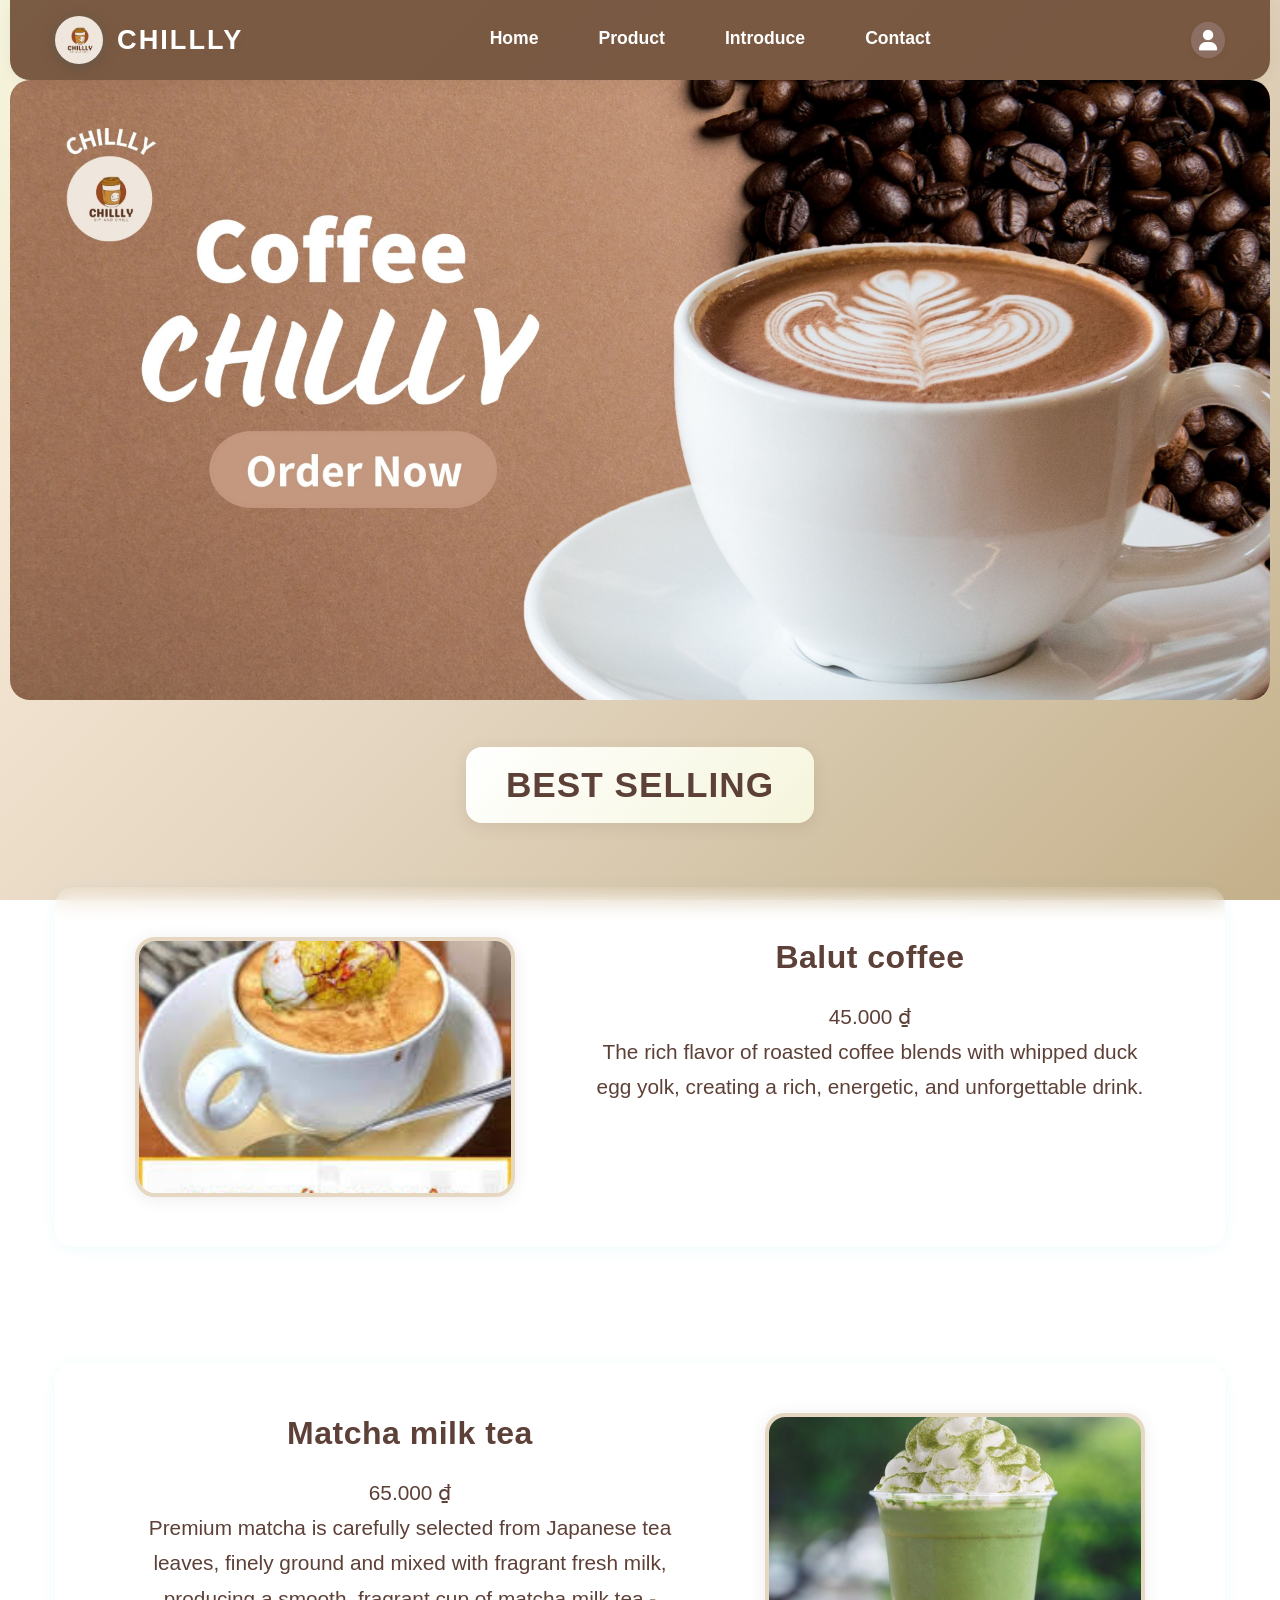
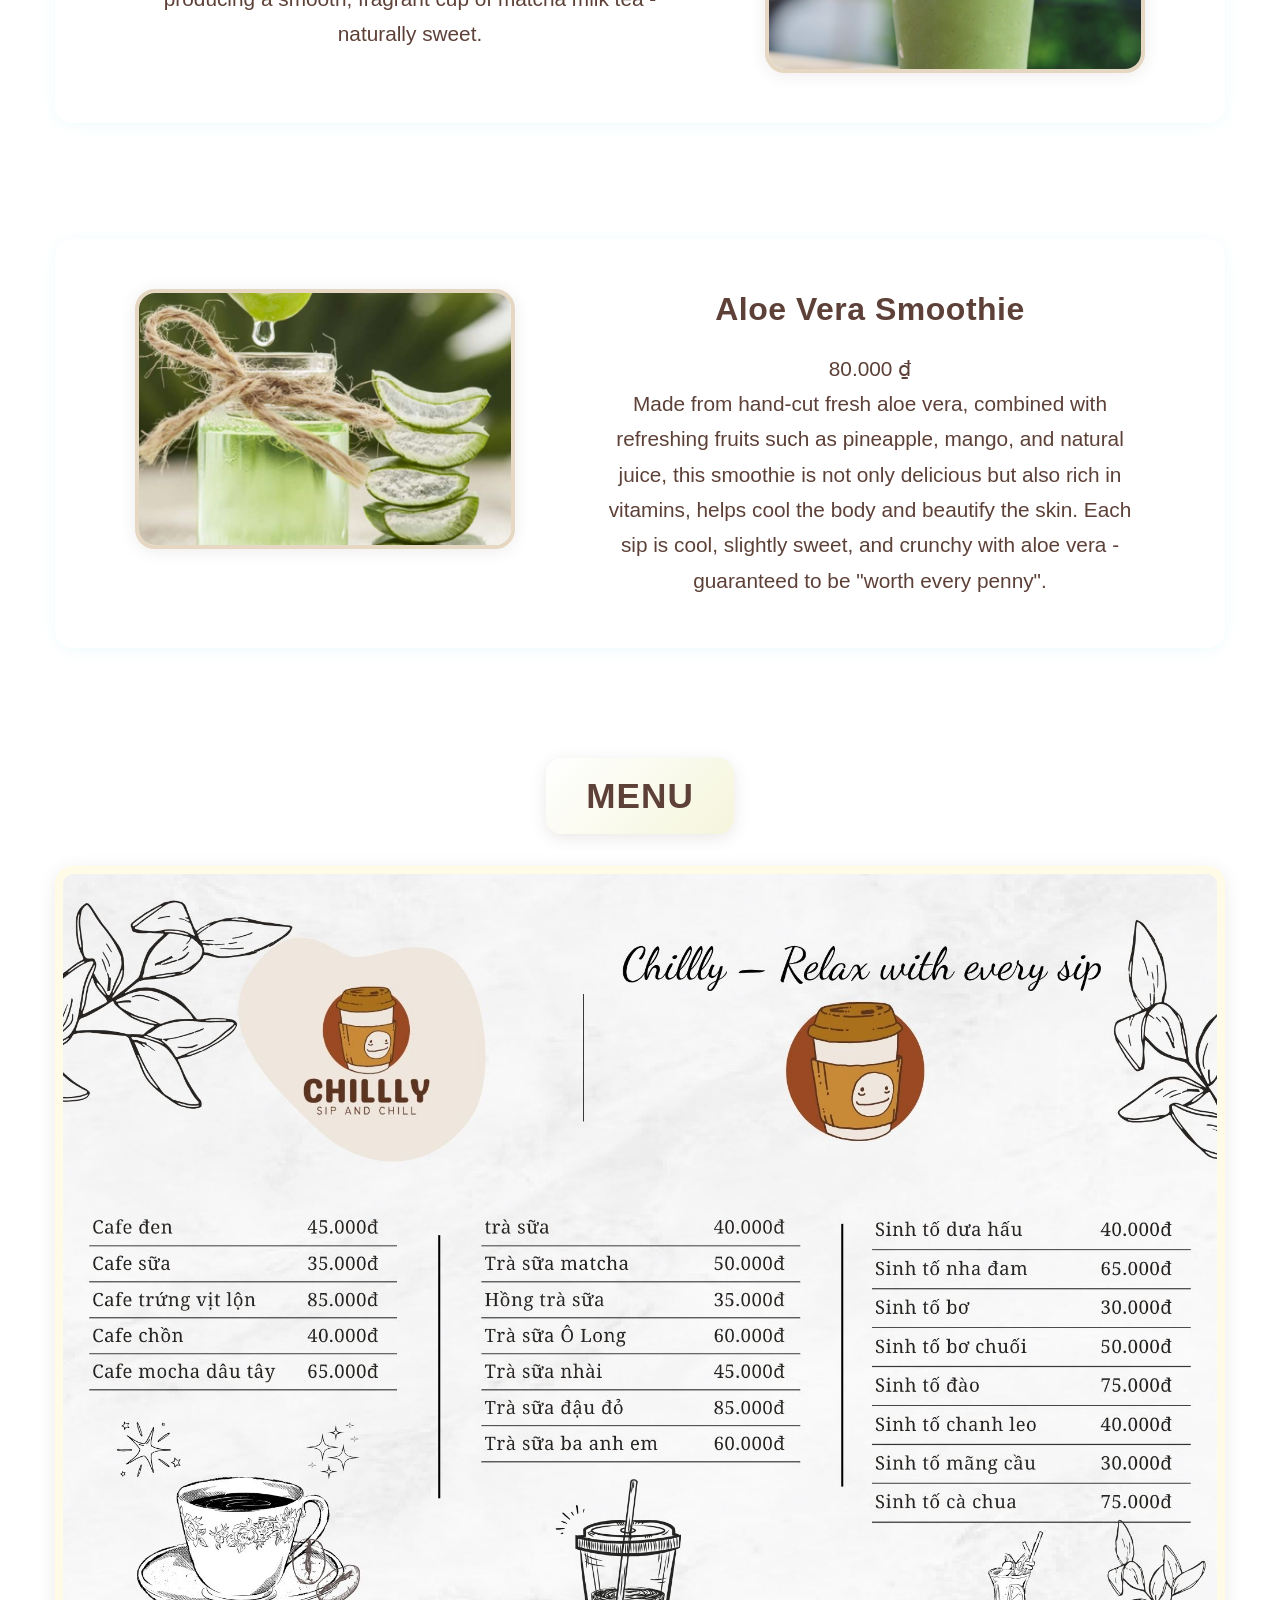
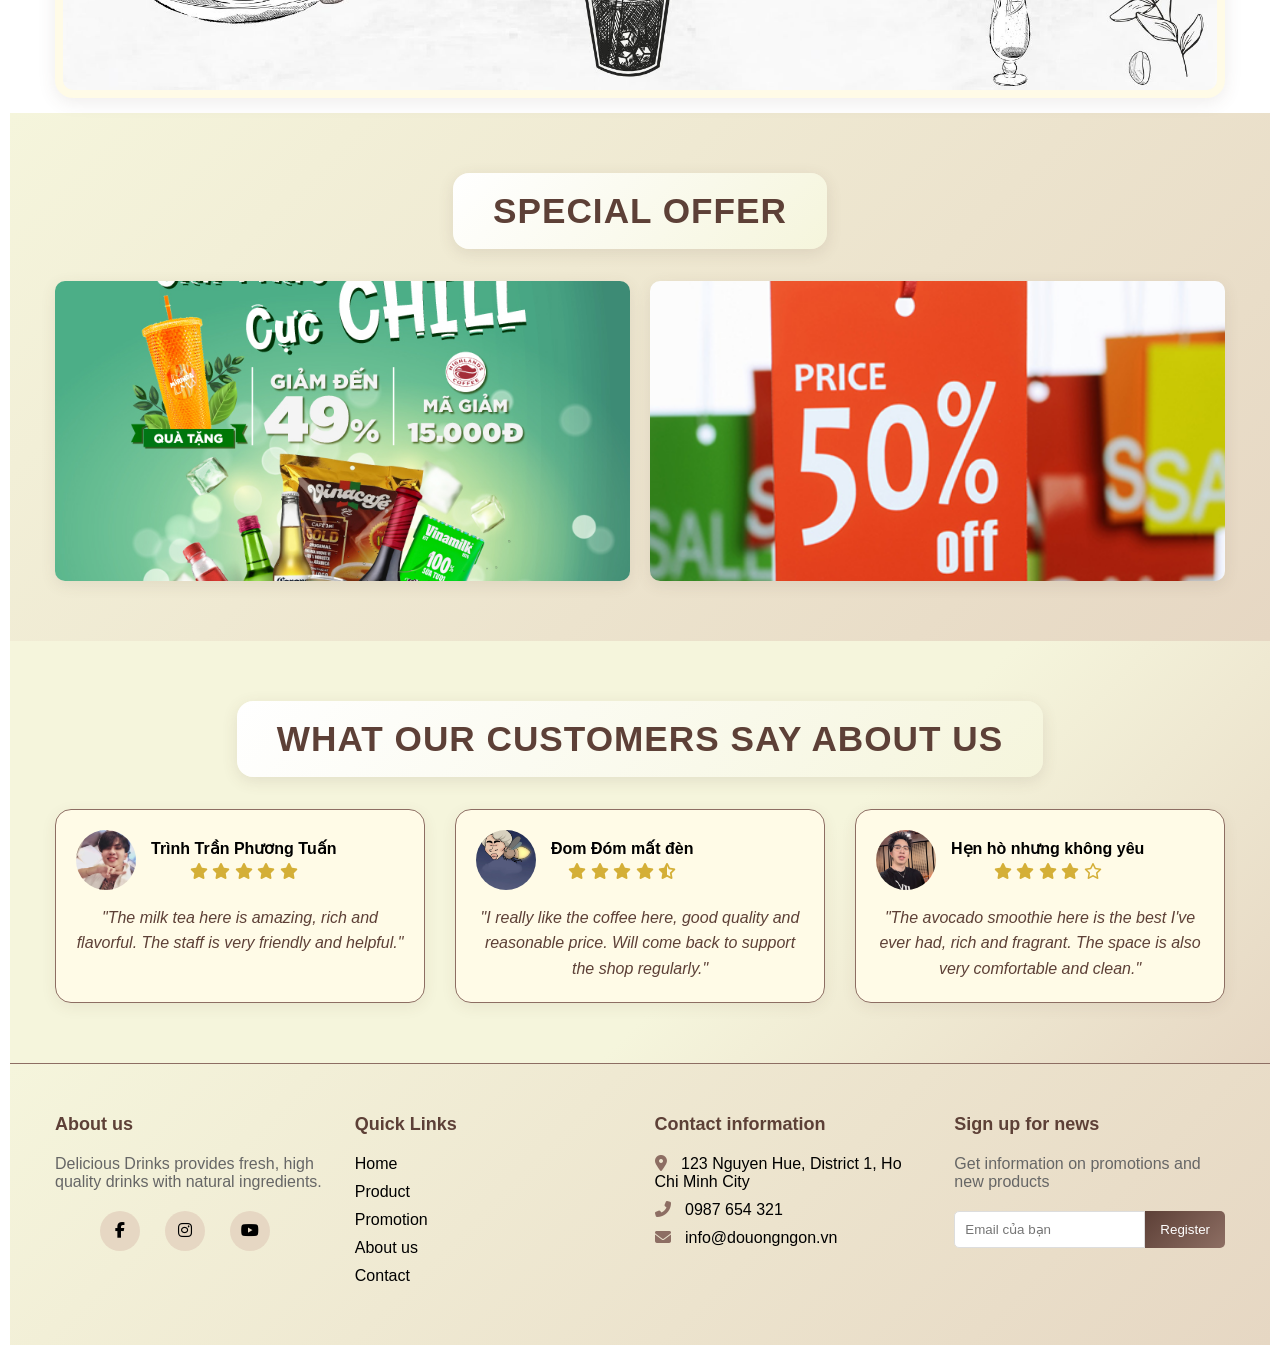
<file: index.html>
<!DOCTYPE html>
<html lang="vi">
<head>
    <meta charset="UTF-8">
    <meta name="viewport" content="width=device-width, initial-scale=1.0">
    <title>Beverage shop</title>
    <link rel="stylesheet" href="https://cdnjs.cloudflare.com/ajax/libs/font-awesome/6.4.0/css/all.min.css">
    <link rel="stylesheet" href="Style.css">
</head>
<body>

    <!-- PHẦN HEADER -->
    <header>
        <div class="container">
            <div class="logo" style="display: flex; align-items: center; gap: 14px;">
                <a href="index.html"><img src="images/Logo.jpg" alt="Logo quán" class="site-logo"></a>
                <span class="site-name">CHILLLY</span>
            </div>
            
            <!-- Thanh điều hướng -->
            <nav>
                <ul>
                    <li><a href="index.html">Home</a></li>
                    <li><a href="Vdmenu.html">Product</a></li>
                    <li><a href="VdIntroduce.html">Introduce</a></li>
                    <li><a href="#footer">Contact</a></li>
                </ul>
            </nav>
            <!-- Biểu tượng giỏ hàng & tài khoản -->
            <div class="header-icons">
                <!-- Menu tài khoản người dùng START -->
                <div class="user-dropdown">
                    <a href="#" class="user-icon"><i class="fa-solid fa-user"></i></a>
                    <div class="dropdown-menu">
                        <a href="Vdprofile.html" class="dropdown-item" id="nav-profile" style="display: none;">Account</a>
                        <a href="Vdlogin.html" class="dropdown-item" id="nav-login">Log in</a>
                        <a href="Vdregister.html" class="dropdown-item" id="nav-register">Register</a>
                        <a href="#" class="dropdown-item" id="nav-logout" style="display: none;">Log out</a>
                    </div>
                </div>
            </div>
        </div>
    </header>

    <main>
        <!-- PHẦN BANNER -->
        <section class="hero-banner">
            <img src="images/Banner.jpg" alt="Banner đồ uống">
        </section>

        <!-- SẢN PHẨM BÁN CHẠY -->
        <section class="product-section">
            <div class="container">
                <h2 class="section-title">Best selling</h2>
                <div class="custom-featured-list">
                    <a href="Vdmenu.html#product-cafe-trung-vit-lon" style="text-decoration:none;color:inherit;">
                    <div class="intro-row">
                        <img src="images/Cafevitlon.jpg" alt="Cà phê trứng vịt lộn" class="intro-image">
                        <div>
                            <h2 class="intro-title">Balut coffee</h2>
                            <p class="intro-text">45.000 ₫</p>
                            <p class="intro-text">The rich flavor of roasted coffee blends with whipped duck egg yolk, creating a rich, energetic, and unforgettable drink.</p>
                        </div>
                    </div>
                    </a>
                    <a href="Vdmenu.html#product-tra-sua-matcha" style="text-decoration:none;color:inherit;">
                    <div class="intro-row intro-row-reverse">
                        <img src="images/Matcha.jpg" alt="Trà sữa matcha" class="intro-image">
                        <div>
                            <h2 class="intro-title">Matcha milk tea</h2>
                            <p class="intro-text">65.000 ₫</p>
                            <p class="intro-text">Premium matcha is carefully selected from Japanese tea leaves, finely ground and mixed with fragrant fresh milk, producing a smooth, fragrant cup of matcha milk tea - naturally sweet.</p>
                        </div>
                    </div>
                    </a>
                    <a href="Vdmenu.html#product-sinh-to-nha-dam" style="text-decoration:none;color:inherit;">
                    <div class="intro-row">
                        <img src="images/Nhadam.jpg" alt="Sinh tố nha đam" class="intro-image">
                        <div>
                            <h2 class="intro-title">Aloe Vera Smoothie</h2>
                            <p class="intro-text">80.000 ₫</p>
                            <p class="intro-text">Made from hand-cut fresh aloe vera, combined with refreshing fruits such as pineapple, mango, and natural juice, this smoothie is not only delicious but also rich in vitamins, helps cool the body and beautify the skin. Each sip is cool, slightly sweet, and crunchy with aloe vera - guaranteed to be "worth every penny".</p>
                        </div>
                    </div>
                    </a>
                </div>
            </div>
        </section>

        <!-- TẤT CẢ SẢN PHẨM -->
        <section class="product-section" id="all-products-section">
            <div class="container">
                <h2 class="section-title">Menu</h2>
                <img class="menu-image" src="images/Menu.jpg" alt="Menu sản phẩm">
            </div>
        </section>
    </main>

    <!-- PHẦN SALE -->
        <section class="sale-section">
            <div class="container">
                <h2 class="section-title">Special offer</h2>
                <div class="sale-banner">
                    <div class="sale-item">
                        <img src="images/Giamgia1.jpg" alt="Sale 50%">
                    </div>
                    <div class="sale-item">
                        <img src="images/Giamgia2.jpg" alt="Mua 1 tặng 1">
                    </div>
                </div>
            </div>
        </section>

        <!-- PHẦN FEEDBACK -->
        <section class="feedback-section">
            <div class="container">
                <h2 class="section-title">What our customers say about us</h2>
                <div class="feedback-grid">
                    <div class="feedback-card">
                        <div class="customer-info">
                            <img src="images/AvtJack.jpg" alt="Khách hàng 1" class="customer-avatar">
                            <div>
                                <h4>Trình Trần Phương Tuấn</h4>
                                <div class="rating">
                                    <i class="fas fa-star"></i>
                                    <i class="fas fa-star"></i>
                                    <i class="fas fa-star"></i>
                                    <i class="fas fa-star"></i>
                                    <i class="fas fa-star"></i>
                                </div>
                            </div>
                        </div>
                        <p class="feedback-text">"The milk tea here is amazing, rich and flavorful. The staff is very friendly and helpful."</p>
                    </div>
                    <div class="feedback-card">
                        <div class="customer-info">
                            <img src="images/Avtdom.jpg" alt="Khách hàng 2" class="customer-avatar">
                            <div>
                                <h4>Đom Đóm mất đèn</h4>
                                <div class="rating">
                                    <i class="fas fa-star"></i>
                                    <i class="fas fa-star"></i>
                                    <i class="fas fa-star"></i>
                                    <i class="fas fa-star"></i>
                                    <i class="fas fa-star-half-alt"></i>
                                </div>
                            </div>
                        </div>
                        <p class="feedback-text">"I really like the coffee here, good quality and reasonable price. Will come back to support the shop regularly."</p>
                    </div>
                    <div class="feedback-card">
                        <div class="customer-info">
                            <img src="images/AvtViruss.jpg" alt="Khách hàng 3" class="customer-avatar">
                            <div>
                                <h4>Hẹn hò nhưng không yêu</h4> 
                                <div class="rating">
                                    <i class="fas fa-star"></i>
                                    <i class="fas fa-star"></i>
                                    <i class="fas fa-star"></i>
                                    <i class="fas fa-star"></i>
                                    <i class="far fa-star"></i>
                                </div>
                            </div>
                        </div>
                        <p class="feedback-text">"The avocado smoothie here is the best I've ever had, rich and fragrant. The space is also very comfortable and clean."</p>
                    </div>
                </div>
            </div>
        </section>

    <!-- PHẦN FOOTER: Chân trang -->
    <footer id="footer">
        <div class="container footer-grid">
            <!-- Cột 1: Giới thiệu -->
            <div class="footer-column">
                <h4>About us</h4>
                <p>Delicious Drinks provides fresh, high quality drinks with natural ingredients.</p>
                <div class="social-icons">
                    <!-- Icon mạng xã hội -->
                    <a href="#"><i class="fab fa-facebook-f"></i></a>
                    <a href="#"><i class="fab fa-instagram"></i></a>
                    <a href="#"><i class="fab fa-youtube"></i></a>
                </div>
            </div>
            <!-- Cột 2: Liên kết nhanh -->
            <div class="footer-column">
                <h4>Quick Links</h4>
                <ul>
                    <li><a href="#">Home</a></li>
                    <li><a href="#">Product</a></li>
                    <li><a href="#">Promotion</a></li>
                    <li><a href="#">About us</a></li>
                    <li><a href="#">Contact</a></li>
                </ul>
            </div>
            <!-- Cột 3: Thông tin liên hệ -->
            <div class="footer-column">
                <h4>Contact information</h4>
                <ul>
                    <li><i class="fas fa-map-marker-alt"></i> 123 Nguyen Hue, District 1, Ho Chi Minh City</li>
                    <li><i class="fas fa-phone-alt"></i> 0987 654 321</li>
                    <li><i class="fas fa-envelope"></i> info@douongngon.vn</li>
                </ul>
            </div>
            <!-- Cột 4: Form đăng ký nhận tin -->
            <div class="footer-column">
                <h4>Sign up for news</h4>
                <p>Get information on promotions and new products</p>
                <form class="subscribe-form">
                    <input type="email" placeholder="Email của bạn">
                    <button type="submit">Register</button>
                </form>
            </div>
        </div>
    </footer>
    
    <script src="Vdjs.js"></script> 
</body>
</html>
</file>
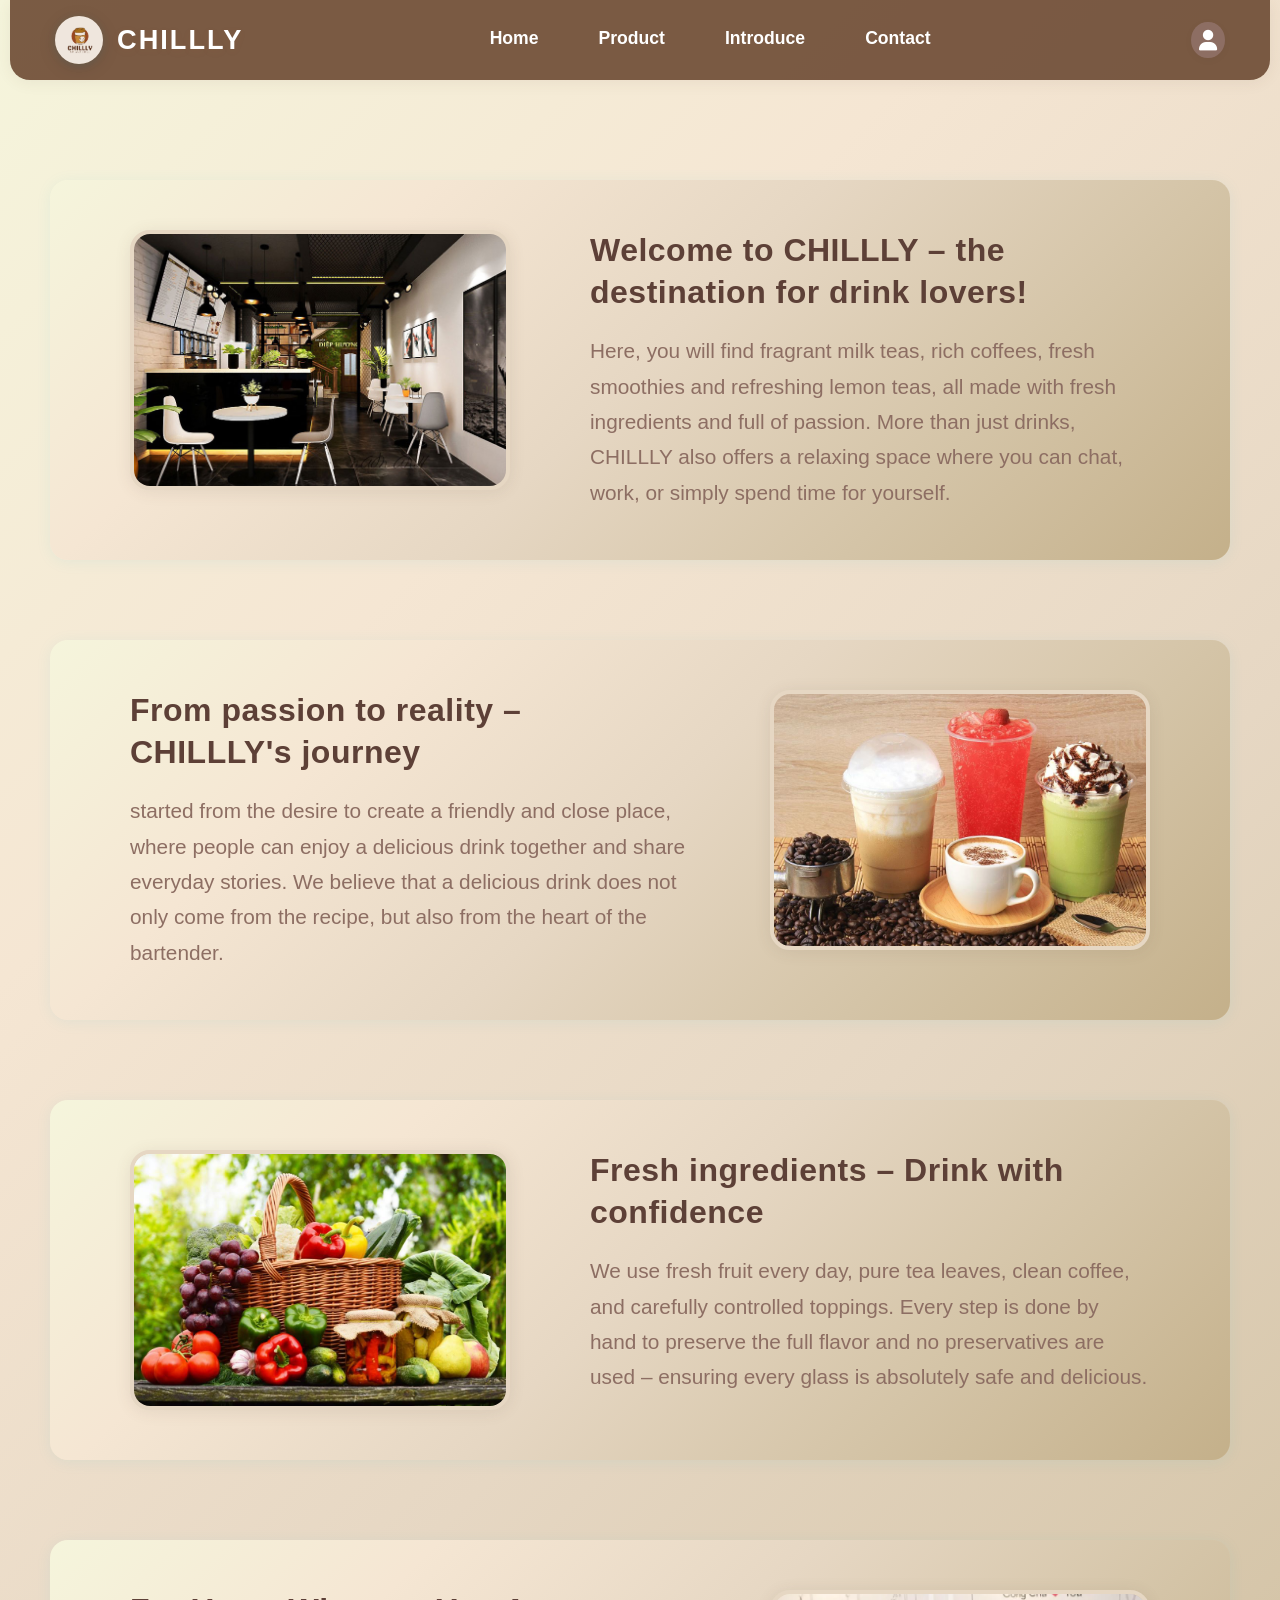
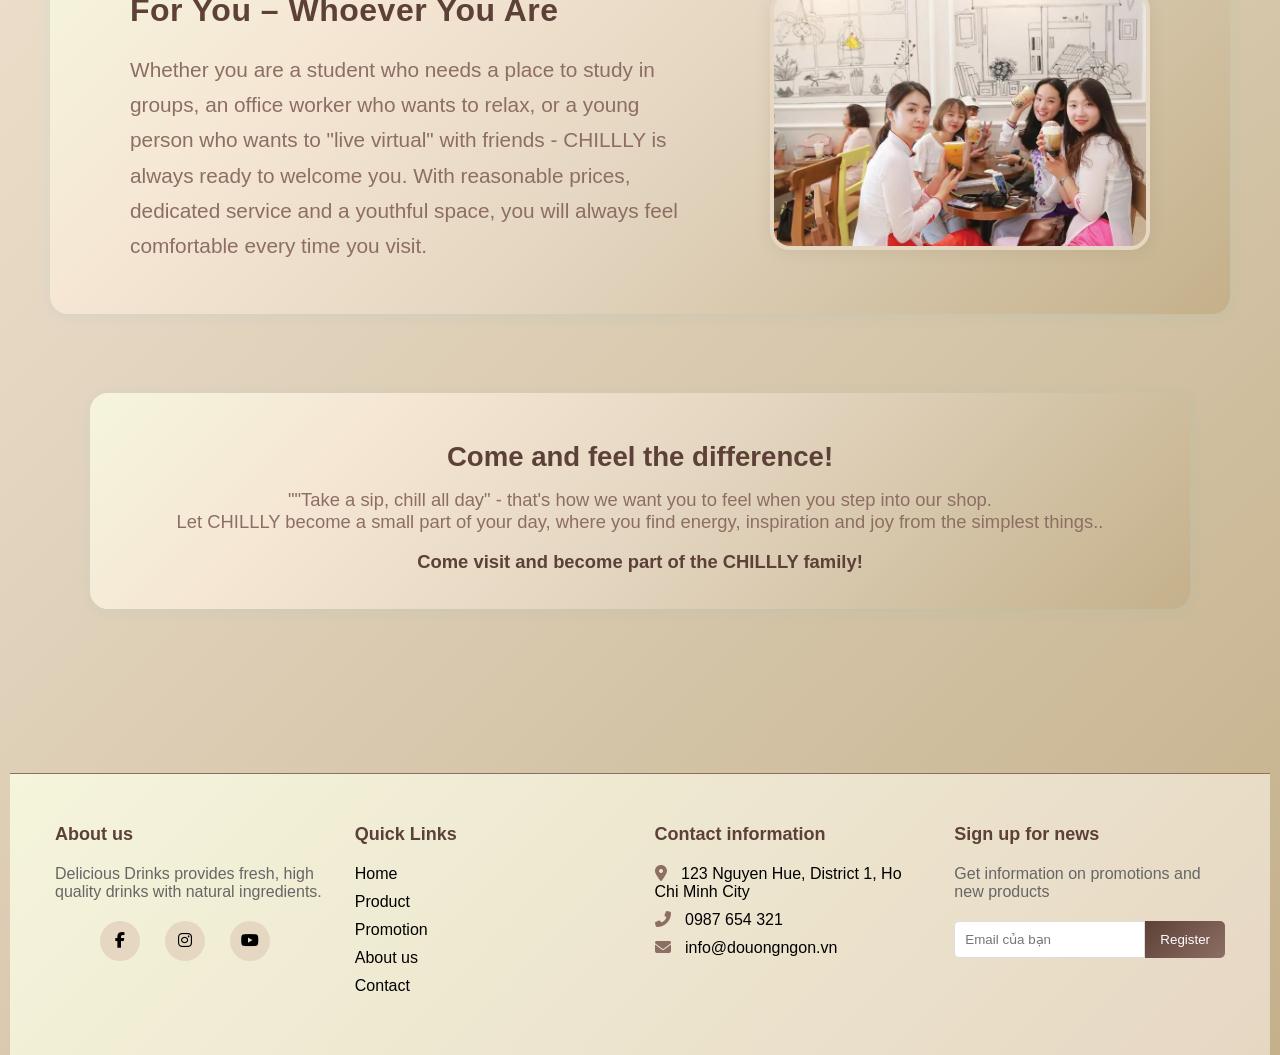
<file: VdIntroduce.html>
<!DOCTYPE html>
<html lang="vi">
<head>
    <meta charset="UTF-8">
    <meta name="viewport" content="width=device-width, initial-scale=1.0">
    <title>Store Introduction</title>
    <link rel="stylesheet" href="https://cdnjs.cloudflare.com/ajax/libs/font-awesome/6.4.0/css/all.min.css">
    <link rel="stylesheet" href="Style.css">
</head>
<body class="intro-page">
    <!-- PHẦN HEADER -->
    <header>
        <div class="container">
            <div class="logo" style="display: flex; align-items: center; gap: 14px;">
                <a href="index.html"><img src="images/Logo.jpg" alt="Logo quán" class="site-logo"></a>
                <span class="site-name">CHILLLY</span>
            </div>
            <nav>
                <ul>
                    <li><a href="index.html">Home</a></li>
                    <li><a href="Vdmenu.html">Product</a></li>
                    <li><a href="VdIntroduce.html">Introduce</a></li>
                    <li><a href="#footer">Contact</a></li>
                </ul>
            </nav>
            <div class="header-icons">
                <!-- PHẦN NGƯỜI DÙNG / ĐĂNG NHẬP BẮT ĐẦU -->
                <div class="user-dropdown">
                    <a href="#" class="user-icon"><i class="fa-solid fa-user"></i></a>
                    <div class="dropdown-menu">
                        <a href="Vdprofile.html" class="dropdown-item" id="nav-profile" style="display: none;">Account</a>
                        <a href="Vdlogin.html" class="dropdown-item" id="nav-login">Log in</a>
                        <a href="Vdregister.html" class="dropdown-item" id="nav-register">Register</a>
                        <a href="#" class="dropdown-item" id="nav-logout" style="display: none;">Log out</a>
                    </div>
                </div>
            </div>
        </div>
    </header>
    <main>
        <section class="container" style="margin-top: 40px; margin-bottom: 40px;">
            <!-- Hàng 1: Ảnh trái, nội dung phải -->
            <div class="intro-row">
                <img src="images/QuanCafe.jpg" alt="Giới thiệu 1" class="intro-image">
                <div>
                    <h2 class="intro-title">Welcome to CHILLLY – the destination for drink lovers!</h2>
                    <p class="intro-text">Here, you will find fragrant milk teas, rich coffees, fresh smoothies and refreshing lemon teas, all made with fresh ingredients and full of passion.
                        More than just drinks, CHILLLY also offers a relaxing space where you can chat, work, or simply spend time for yourself.</p>
                </div>
            </div>
            <!-- Hàng 2: Nội dung trái, ảnh phải -->
            <div class="intro-row intro-row-reverse" style="position: relative;">
                <img src="images/Damme.jpg" alt="Giới thiệu 2" class="intro-image">
                <div>
                    <h2 class="intro-title">From passion to reality – CHILLLY's journey</h2>
                    <p class="intro-text">started from the desire to create a friendly and close place, where people can enjoy a delicious drink together and share everyday stories. We believe that a delicious drink does not only come from the recipe, but also from the heart of the bartender.</p>
                </div>
            </div>
            <!-- Hàng 3: Ảnh trái, nội dung phải -->
            <div class="intro-row position-relative">
                <img src="images/Hoaqua.jpg" alt="Giới thiệu 3" class="intro-image">
                <div>
                    <h2 class="intro-title">Fresh ingredients – Drink with confidence</h2>
                    <p class="intro-text">We use fresh fruit every day, pure tea leaves, clean coffee, and carefully controlled toppings. Every step is done by hand to preserve the full flavor and no preservatives are used – ensuring every glass is absolutely safe and delicious.</p>
                </div>
            </div>
            <!-- Hàng 4: Nội dung trái, ảnh phải -->
            <div class="intro-row intro-row-reverse">
                <img src="images/KhachHang.jpg" alt="Khách hàng hài lòng" class="intro-image">
                <div>
                    <h2 class="intro-title">For You – Whoever You Are</h2>
                    <p class="intro-text">Whether you are a student who needs a place to study in groups, an office worker who wants to relax, or a young person who wants to "live virtual" with friends - CHILLLY is always ready to welcome you. With reasonable prices, dedicated service and a youthful space, you will always feel comfortable every time you visit.</p>
                </div>
            </div>
            <div class="intro-summary">
                <h2>Come and feel the difference!</h2>
                <p>
                    ""Take a sip, chill all day" - that's how we want you to feel when you step into our shop.<br>
                    Let CHILLLY become a small part of your day, where you find energy, inspiration and joy from the simplest things..<br>
                    <b class="intro-summary-bottom">Come visit and become part of the CHILLLY family!</b>
                </p>
            </div>
        </section>
    </main>
    <!-- PHẦN FOOTER -->
    <footer id="footer">
        <div class="container footer-grid">
            <div class="footer-column">
                <h4>About us</h4>
                <p>Delicious Drinks provides fresh, high quality drinks with natural ingredients.</p>
                <div class="social-icons">
                    <a href="#"><i class="fab fa-facebook-f"></i></a>
                    <a href="#"><i class="fab fa-instagram"></i></a>
                    <a href="#"><i class="fab fa-youtube"></i></a>
                </div>
            </div>
            <div class="footer-column">
                <h4>Quick Links</h4>
                <ul>
                    <li><a href="index.html">Home</a></li>
                    <li><a href="index.html#all-products">Product</a></li>
                    <li><a href="#">Promotion</a></li>
                    <li><a href="VdIntroduce.html">About us</a></li>
                    <li><a href="#footer">Contact</a></li>
                </ul>
            </div>
            <div class="footer-column">
                <h4>Contact information</h4>
                <ul>
                    <li><i class="fas fa-map-marker-alt"></i> 123 Nguyen Hue, District 1, Ho Chi Minh City</li>
                    <li><i class="fas fa-phone-alt"></i> 0987 654 321</li>
                    <li><i class="fas fa-envelope"></i> info@douongngon.vn</li>
                </ul>
            </div>
            <div class="footer-column">
                <h4>Sign up for news</h4>
                <p>Get information on promotions and new products</p>
                <form class="subscribe-form">
                    <input type="email" placeholder="Email của bạn">
                    <button type="submit">Register</button>
                </form>
            </div>
        </div>
    </footer>
    <script src="Vdjs.js"></script>
</body>
</html>
</file>
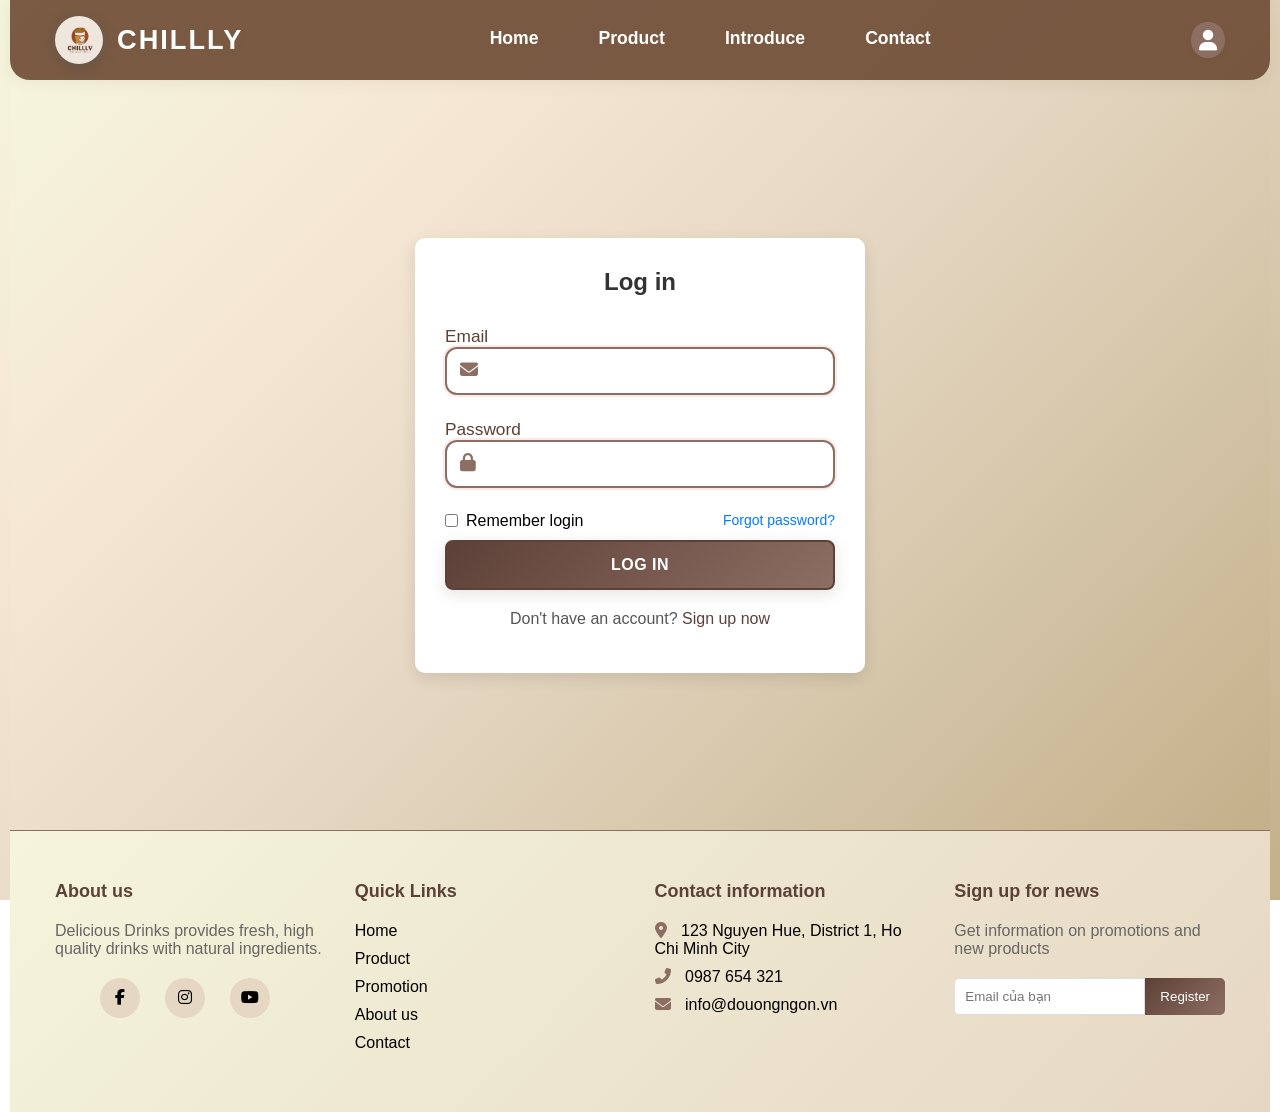
<file: Vdlogin.html>
<!DOCTYPE html>
<html lang="vi">
<head>
    <meta charset="UTF-8">
    <meta name="viewport" content="width=device-width, initial-scale=1.0">
    <title>Login account</title>
    <link rel="stylesheet" href="https://cdnjs.cloudflare.com/ajax/libs/font-awesome/6.4.0/css/all.min.css">
    <link rel="stylesheet" href="Style.css">
</head>
<body>

    <!-- PHẦN HEADER -->
    <header>
        <div class="container">
            <!-- LOGO -->
            <div class="logo" style="display: flex; align-items: center; gap: 14px;">
                <a href="index.html"><img src="images/Logo.jpg" alt="Logo quán" class="site-logo"></a>
                <span class="site-name">CHILLLY</span>
            </div>

            <!-- THANH ĐIỀU HƯỚNG NAVIGATION -->
            <nav>
                <ul>
                    <li><a href="index.html">Home</a></li>
                    <li><a href="index.html#all-products">Product</a></li>
                    <li><a href="VdIntroduce.html">Introduce</a></li>
                    <li><a href="#footer">Contact</a></li>
                </ul>
            </nav>

              <!-- ICONS BÊN PHẢI HEADER (GIỎ HÀNG + NGƯỜI DÙNG) -->
            <div class="header-icons">
                <!-- KHỐI NGƯỜI DÙNG DROPDOWN -->
                <div class="user-dropdown">
                    <a href="#" class="user-icon"><i class="fa-solid fa-user"></i></a>
                    <div class="dropdown-menu">
                        <a href="Vdprofile.html" class="dropdown-item" id="nav-profile" style="display: none;">Account</a>
                        <a href="Vdlogin.html" class="dropdown-item" id="nav-login">Log in</a>
                        <a href="Vdregister.html" class="dropdown-item" id="nav-register">Register</a>
                        <a href="#" class="dropdown-item" id="nav-logout" style="display: none;">Log out</a>
                    </div>
                </div>
            </div>
        </div>
    </header>

    <!-- PHẦN NỘI DUNG CHÍNH: FORM ĐĂNG NHẬP -->
    <main class="auth-container">
        <div class="auth-form">
            <h2>Log in</h2>
            <!-- FORM ĐĂNG NHẬP -->
            <form id="loginForm">
                <!-- NHẬP EMAIL -->
                <div class="form-group">
                    <label for="login-email">Email</label>
                    <input type="email" id="login-email" name="email" required>
                    <i class="fas fa-envelope"></i>
                </div>
                 <!-- NHẬP MẬT KHẨU -->
                <div class="form-group">
                    <label for="login-password">Password</label>
                    <input type="password" id="login-password" name="password" required>
                    <i class="fas fa-lock"></i>
                </div>
                 <!-- LỰA CHỌN GHI NHỚ & QUÊN MẬT KHẨU -->
                <div class="form-options">
                    <div class="checkbox-group">
                        <input type="checkbox" id="remember-me" name="remember">
                        <label for="remember-me">Remember login</label>
                    </div>
                    <a href="#" class="forgot-password">Forgot password?</a>
                </div>
                <!-- NÚT ĐĂNG NHẬP -->
                <button type="submit" class="auth-btn">Log in</button>
            </form>
            <!-- PHẦN CHÂN FORM: ĐĂNG KÝ VÀ MẠNG XÃ HỘI -->
            <div class="auth-footer">
                <p>Don't have an account? <a href="Vdregister.html">Sign up now</a></p>
                
            </div>
        </div>
    </main>

    <!-- PHẦN FOOTER -->
    <footer>
        <div class="container footer-grid">
            <!-- CỘT 1: GIỚI THIỆU -->
            <div class="footer-column">
                <h4>About us</h4>
                <p>Delicious Drinks provides fresh, high quality drinks with natural ingredients.</p>
                <div class="social-icons">
                    <a href="#"><i class="fab fa-facebook-f"></i></a>
                    <a href="#"><i class="fab fa-instagram"></i></a>
                    <a href="#"><i class="fab fa-youtube"></i></a>
                </div>
            </div>
            <!-- CỘT 2: LIÊN KẾT NHANH -->
            <div class="footer-column">
                <h4>Quick Links</h4>
                <ul>
                    <li><a href="index.html">Home</a></li>
                    <li><a href="index.html#all-products">Product</a></li>
                    <li><a href="index.html#sale-section">Promotion</a></li>
                    <li><a href="VdIntroduce.html">About us</a></li>
                    <li><a href="#footer">Contact</a></li>
                </ul>
            </div>
            <!-- CỘT 3: THÔNG TIN LIÊN HỆ -->
            <div class="footer-column">
                <h4>Contact information</h4>
                <ul>
                    <li><i class="fas fa-map-marker-alt"></i> 123 Nguyen Hue, District 1, Ho Chi Minh City</li>
                    <li><i class="fas fa-phone-alt"></i> 0987 654 321</li>
                    <li><i class="fas fa-envelope"></i> info@douongngon.vn</li>
                </ul>
            </div>
            <!-- CỘT 4: ĐĂNG KÝ NHẬN TIN -->
            <div class="footer-column">
                <h4>Sign up for news</h4>
                <p>Get information on promotions and new products</p>
                <form class="subscribe-form">
                    <input type="email" placeholder="Email của bạn">
                    <button type="submit">Register</button>
                </form>
            </div>
        </div>
    </footer>

    <!-- CUSTOM ALERT MODAL -->
    <div id="customAlert" class="custom-alert-overlay">
        <div class="custom-alert-box">
            <div class="custom-alert-icon"></div>
            <h3 id="customAlertTitle" class="custom-alert-title"></h3>
            <p id="customAlertMessage" class="custom-alert-message"></p>
            <button id="customAlertBtn" class="custom-alert-btn">OK</button>
        </div>
    </div>

    <script src="Vdjs.js"></script>
    <script src="Vdlogin.js"></script>
</body>
</html>
</file>
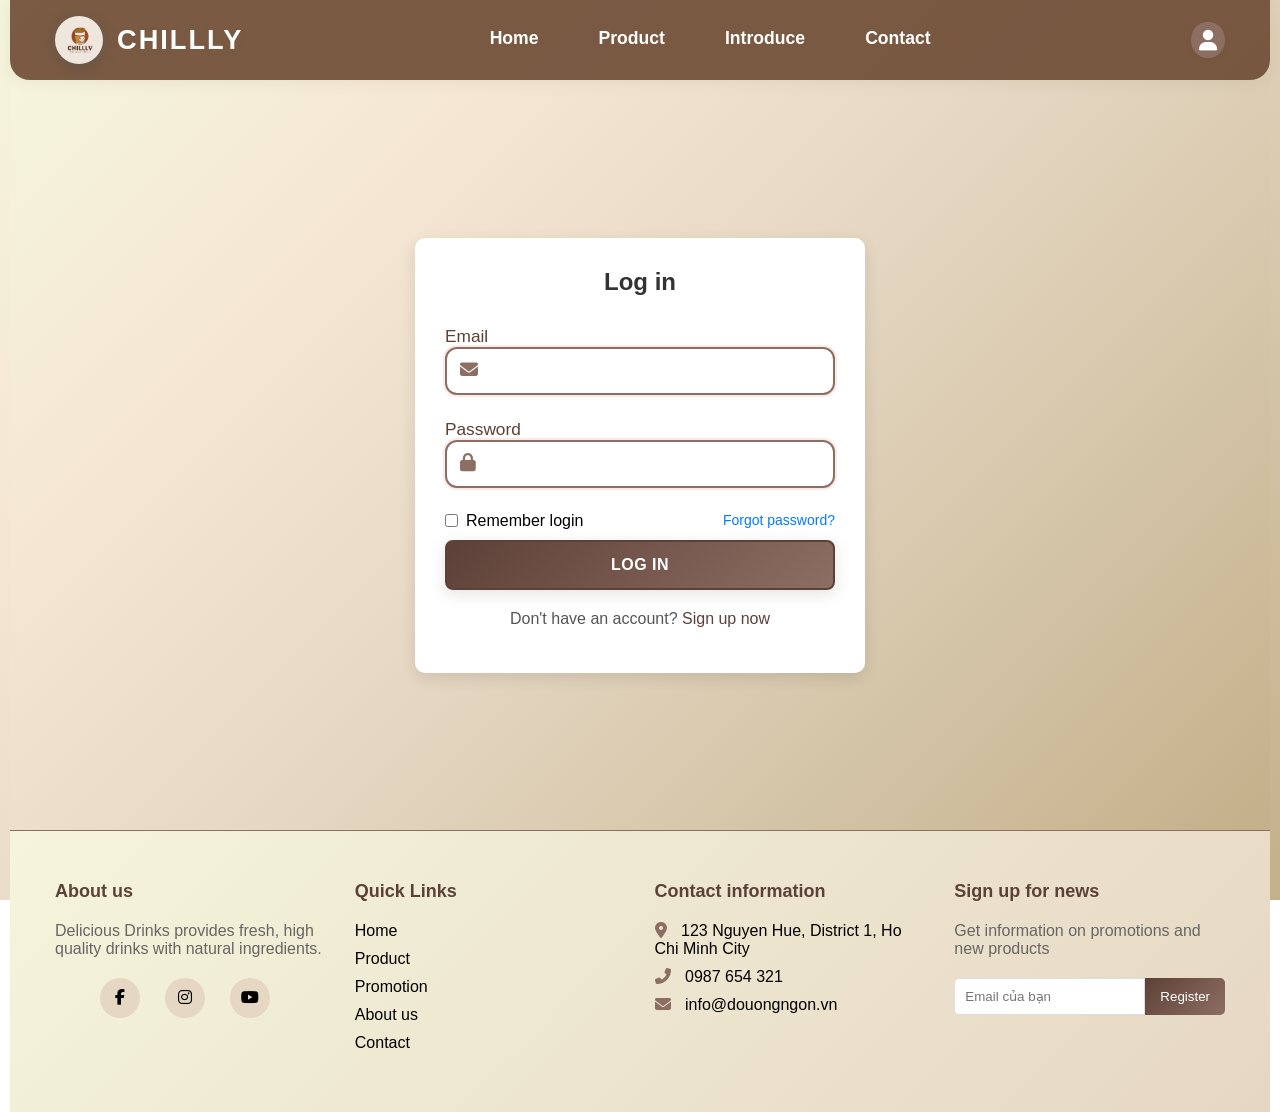
<file: Vdprofile.html>
<!DOCTYPE html>
<html lang="vi">
<head>
    <meta charset="UTF-8">
    <meta name="viewport" content="width=device-width, initial-scale=1.0">
    <title>Personal account - CHILLLY</title>
    <link rel="stylesheet" href="https://cdnjs.cloudflare.com/ajax/libs/font-awesome/6.4.0/css/all.min.css">
    <link rel="stylesheet" href="Style.css">
</head>
<body>
    <!-- PHẦN HEADER -->
    <header>
        <div class="container">
            <div class="logo" style="display: flex; align-items: center; gap: 14px;">
                <a href="index.html"><img src="images/Logo.jpg" alt="Logo quán" class="site-logo"></a>
                <span class="site-name">CHILLLY</span>
            </div>
            <nav>
                <ul>
                    <li><a href="index.html">Home</a></li>
                    <li><a href="Vdmenu.html">Product</a></li>
                    <li><a href="VdIntroduce.html">Introduce</a></li>
                    <li><a href="#footer">Contact</a></li>
                </ul>
            </nav>
            <div class="header-icons">
                <div class="user-dropdown">
                    <a href="#" class="user-icon"><i class="fa-solid fa-user"></i></a>
                    <div class="dropdown-menu">
                        <a href="Vdprofile.html" class="dropdown-item" id="nav-profile" style="display: none;">Account</a>
                        <a href="Vdlogin.html" class="dropdown-item" id="nav-login">Log in</a>
                        <a href="Vdregister.html" class="dropdown-item" id="nav-register">Register</a>
                        <a href="#" class="dropdown-item" id="nav-logout" style="display: none;">Log out</a>
                    </div>
                </div>
            </div>
        </div>
    </header>

    <main>
        <div class="profile-container">
            <!-- Profile Header Section -->
            <div class="profile-hero">
                <div class="profile-hero-bg"></div>
                <div class="profile-hero-content">
                    <div class="profile-avatar-container">
                        <div class="profile-avatar-wrapper">
                            <img src="c:/Users/ASUS/OneDrive/Pictures/Screenshots/675069946068c753eccdf964533d58aa.jpg" alt="Avatar" class="profile-avatar" id="profile-avatar">
                            <div class="avatar-overlay">
                                <input type="file" id="avatar-input" accept="image/*" style="display: none;">
                                <button class="avatar-upload-btn" onclick="document.getElementById('avatar-input').click()">
                                    <i class="fas fa-camera"></i>
                                </button>
                            </div>
                        </div>
                    </div>
                    <div class="profile-info">
                        <h1 class="profile-name" id="profile-name"></h1>
                        <p class="profile-email" id="profile-email"></p>
                    </div>
                </div>
            </div>

            <!-- Profile Content -->
            <div class="profile-content">
                <div class="profile-tabs">
                    <button class="tab-btn active" data-tab="personal">
                        <i class="fas fa-user"></i>
                        <span>Personal information</span>
                    </button>
                    <button class="tab-btn" data-tab="security">
                        <i class="fas fa-shield-alt"></i>
                        <span>Security</span>
                    </button>
                    <button class="tab-btn" data-tab="preferences">
                        <i class="fas fa-cog"></i>
                        <span>Options</span>
                    </button>
                </div>

                <!-- Personal Information Tab -->
                <div class="tab-content active" id="personal">
                    <div class="form-card">
                        <div class="form-card-header">
                            <h3><i class="fas fa-user-circle"></i> Personal information</h3>
                            <p>Update your personal information</p>
                        </div>
                        <form class="profile-form" id="personal-form">
                            <div class="form-section">
                                <div class="form-row">
                                    <div class="form-group">
                                        <label for="first-name">
                                            <i class="fas fa-user"></i>
                                            First and middle name
                                        </label>
                                        <input type="text" id="first-name" name="firstName" value="Trình Trần Phương" required>
                                    </div>
                                    <div class="form-group">
                                        <label for="last-name">
                                            <i class="fas fa-user"></i>
                                            Name
                                        </label>
                                        <input type="text" id="last-name" name="lastName" value="Tuấn" required>
                                    </div>
                                </div>
                                <div class="form-row">
                                    <div class="form-group">
                                        <label for="email">
                                            <i class="fas fa-envelope"></i>
                                            Email
                                        </label>
                                        <input type="email" id="email" name="email" value="tuan.trinh@example.com" required>
                                    </div>
                                    <div class="form-group">
                                        <label for="phone">
                                            <i class="fas fa-phone"></i>
                                            Phone number
                                        </label>
                                        <input type="tel" id="phone" name="phone" value="0987 654 321" required>
                                    </div>
                                </div>
                                <div class="form-row">
                                    <div class="form-group">
                                        <label for="birthday">
                                            <i class="fas fa-birthday-cake"></i>
                                            Date of birth
                                        </label>
                                        <input type="date" id="birthday" name="birthday" value="1995-06-15">
                                    </div>
                                    <div class="form-group">
                                        <label for="gender">
                                            Gender 
                                        </label>
                                        <select id="gender" name="gender">
                                            <option value="male" selected>Male</option>
                                            <option value="female">Female</option>
                                            <option value="other">Other</option>
                                        </select>
                                    </div>
                                </div>
                            </div>

                            <div class="form-section">
                                <div class="section-header">
                                    <h4><i class="fas fa-map-marker-alt"></i> Shipping address</h4>
                                </div>
                                <div class="form-group">
                                    <label for="address">
                                        <i class="fas fa-home"></i>
                                        Address
                                    </label>
                                    <input type="text" id="address" name="address" value="123 Nguyễn Huệ, Quận 1" required>
                                </div>
                                <div class="form-row">
                                    <div class="form-group">
                                        <label for="city">
                                            <i class="fas fa-city"></i>
                                            City
                                        </label>
                                        <input type="text" id="city" name="city" value="TP. Hồ Chí Minh" required>
                                    </div>
                                    <div class="form-group">
                                        <label for="district">
                                            <i class="fas fa-map"></i>
                                            District
                                        </label>
                                        <input type="text" id="district" name="district" value="Quận 1" required>
                                    </div>
                                </div>
                                <div class="form-group">
                                    <label for="notes">
                                        <i class="fas fa-sticky-note"></i>
                                        Address Note
                                    </label>
                                    <textarea id="notes" name="notes" placeholder="Delivery instructions, buildings, apartments...">Tòa nhà A, căn hộ 15B</textarea>
                                </div>
                            </div>
                        </form>
                    </div>
                </div>

                <!-- Security Tab -->
                <div class="tab-content" id="security">
                    <div class="form-card">
                        <div class="form-card-header">
                            <h3><i class="fas fa-shield-alt"></i> Account Security</h3>
                            <p>Protect your account by updating your password.</p>
                        </div>
                        <form class="profile-form" id="security-form">
                            <div class="form-section">
                                <div class="form-group password-group">
                                    <label for="current-password">
                                        Current Password
                                    </label>
                                    <input type="password" id="current-password" name="currentPassword">
                                </div>
                                <div class="form-group password-group">
                                    <label for="new-password">
                                        New Password
                                    </label>
                                    <input type="password" id="new-password" name="newPassword">
                                </div>
                                <div class="form-group password-group">
                                    <label for="confirm-password">
                                        Confirm new password
                                    </label>
                                    <input type="password" id="confirm-password" name="confirmPassword">
                                </div>
                            </div>
                        </form>
                    </div>
                </div>

                <!-- Preferences Tab -->
                <div class="tab-content" id="preferences">
                    <div class="form-card">
                        <div class="form-card-header">
                            <h3><i class="fas fa-cog"></i> Options</h3>
                            <p>Customize your user experience</p>
                        </div>
                        <form class="profile-form" id="preferences-form">
                            <div class="form-section">
                                <div class="preferences-grid">
                                    <div class="preference-item">
                                        <div class="preference-content">
                                            <div class="preference-icon">
                                                <i class="fas fa-envelope"></i>
                                            </div>
                                            <div class="preference-info">
                                                <h4>Email Notification</h4>
                                                <p>Receive promotions and updates via email</p>
                                            </div>
                                        </div>
                                        <label class="switch">
                                            <input type="checkbox" id="newsletter" name="newsletter" checked>
                                            <span class="slider"></span>
                                        </label>
                                    </div>
                                    <div class="preference-item">
                                        <div class="preference-content">
                                            <div class="preference-icon">
                                                <i class="fas fa-sms"></i>
                                            </div>
                                            <div class="preference-info">
                                                <h4>SMS Notification</h4>
                                                <p>Receive order and promotion notifications via SMS</p>
                                            </div>
                                        </div>
                                        <label class="switch">
                                            <input type="checkbox" id="sms-notifications" name="smsNotifications">
                                            <span class="slider"></span>
                                        </label>
                                    </div>
                                    <div class="preference-item">
                                        <div class="preference-content">
                                            <div class="preference-icon">
                                                <i class="fas fa-bell"></i>
                                            </div>
                                            <div class="preference-info">
                                                <h4>Push Notifications</h4>
                                                <p>Get notifications directly on your browser</p>
                                            </div>
                                        </div>
                                        <label class="switch">
                                            <input type="checkbox" id="push-notifications" name="pushNotifications">
                                            <span class="slider"></span>
                                        </label>
                                    </div>
                                </div>
                            </div>
                        </form>
                    </div>
                </div>

                <!-- Action Buttons -->
                <div class="profile-actions">
                    <button type="button" class="btn btn-danger" onclick="deleteAccount()">
                        <i class="fas fa-trash"></i>
                        <span>Delete account</span>
                    </button>
                    <button type="submit" class="btn btn-primary" onclick="saveChanges()">
                        <i class="fas fa-save"></i>
                        <span>Save changes</span>
                    </button>
                </div>
            </div>
        </div>
    </main>

    <!-- PHẦN FOOTER: Chân trang -->
    <footer id="footer">
        <div class="container footer-grid">
            <div class="footer-column">
                <h4>About us</h4>
                <p>Delicious Drinks provides fresh, high quality drinks with natural ingredients.</p>
                <div class="social-icons">
                    <a href="#"><i class="fab fa-facebook-f"></i></a>
                    <a href="#"><i class="fab fa-instagram"></i></a>
                    <a href="#"><i class="fab fa-youtube"></i></a>
                </div>
            </div>
            <div class="footer-column">
                <h4>Quick Links</h4>
                <ul>
                    <li><a href="#">Home</a></li>
                    <li><a href="#">Product</a></li>
                    <li><a href="#">Promotion</a></li>
                    <li><a href="#">About us</a></li>
                    <li><a href="#">Contact</a></li>
                </ul>
            </div>
            <div class="footer-column">
                <h4>Contact information</h4>
                <ul>
                    <li><i class="fas fa-map-marker-alt"></i> 123 Nguyen Hue, District 1, Ho Chi Minh City</li>
                    <li><i class="fas fa-phone-alt"></i> 0987 654 321</li>
                    <li><i class="fas fa-envelope"></i> info@douongngon.vn</li>
                </ul>
            </div>
            <div class="footer-column">
                <h4>Sign up for news</h4>
                <p>Get information on promotions and new products</p>
                <form class="subscribe-form">
                    <input type="email" placeholder="Email của bạn">
                    <button type="submit">Register</button>
                </form>
            </div>
        </div>
    </footer>

    <!-- MODAL: Yêu cầu điền thông tin cá nhân -->
    <div id="completeProfileModal" style="display:none;position:fixed;z-index:2000;top:0;left:0;width:100vw;height:100vh;background:rgba(0,0,0,0.4);justify-content:center;align-items:center;">
        <div style="background:#fff;padding:32px 24px;border-radius:12px;max-width:350px;text-align:center;box-shadow:0 4px 24px rgba(0,0,0,0.15);">
            <h3 style="margin-bottom:16px;color:#b85c38;">Add personal informationn</h3>
            <p style="margin-bottom:24px;">Please fill in your personal information to fully utilize the account functions.</p>
            <button id="completeProfileBtn" style="background:#b85c38;color:#fff;padding:10px 32px;border:none;border-radius:6px;font-size:16px;cursor:pointer;">Ok</button>
        </div>
    </div>

    <!-- CUSTOM ALERT MODAL -->
    <div id="customAlert" class="custom-alert-overlay" style="z-index: 2001;">
        <div class="custom-alert-box">
            <div class="custom-alert-icon"></div>
            <h3 id="customAlertTitle" class="custom-alert-title"></h3>
            <p id="customAlertMessage" class="custom-alert-message"></p>
            <button id="customAlertBtn" class="custom-alert-btn">OK</button>
        </div>
    </div>

    <script src="Vdjs.js"></script>
    <script src="Vdprofile.js"></script>
</body>
</html>
</file>
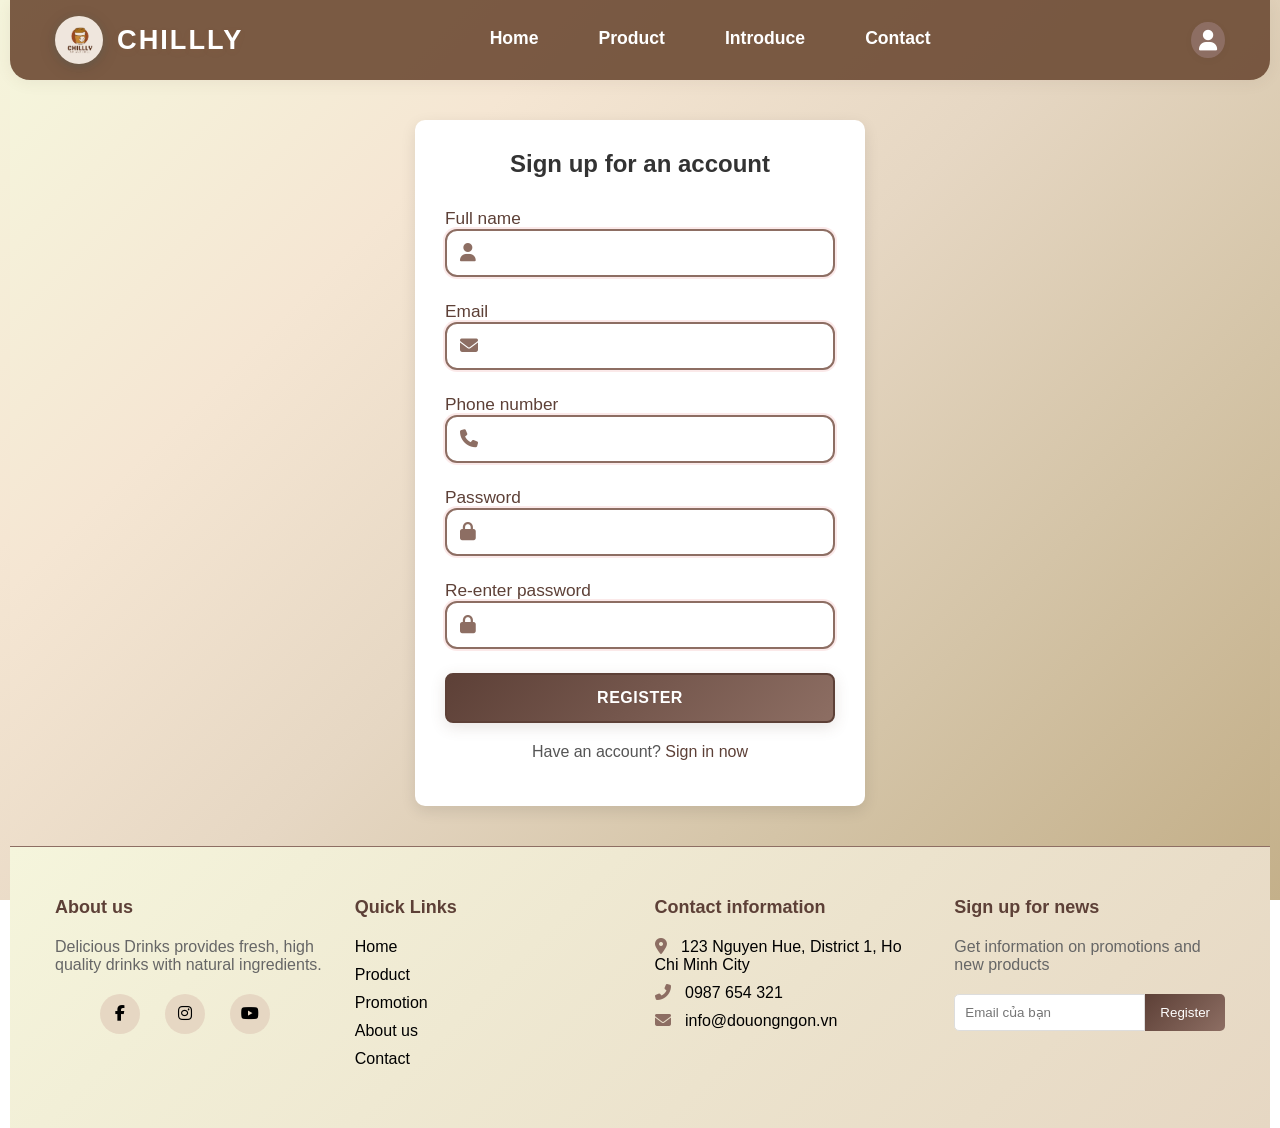
<file: Vdregister.html>
<!DOCTYPE html>
<html lang="vi">
<head>
    <meta charset="UTF-8">
    <meta name="viewport" content="width=device-width, initial-scale=1.0">
    <title>Sign up for an account</title>
    <link rel="stylesheet" href="https://cdnjs.cloudflare.com/ajax/libs/font-awesome/6.4.0/css/all.min.css">
    <link rel="stylesheet" href="Style.css">
</head>
<body>

    <!-- PHẦN HEADER -->
    <header>    
        <div class="container">
            <div class="logo" style="display: flex; align-items: center; gap: 14px;">
                <a href="index.html"><img src="images/Logo.jpg" alt="Logo quán" class="site-logo"></a>
                <span class="site-name">CHILLLY</span>
            </div>
            <nav>
                <ul>
                    <li><a href="index.html">Home</a></li>
                    <li><a href="Vdmenu.html">Product</a></li>
                    <li><a href="VdIntroduce.html">Introduce</a></li>
                    <li><a href="#footer">Contact</a></li>
                </ul>
            </nav>
            <!-- PHẦN ICON HEADER (GIỎ HÀNG + NGƯỜI DÙNG) BẮT ĐẦU -->
            <div class="header-icons">
                <!-- PHẦN NGƯỜI DÙNG / ĐĂNG NHẬP BẮT ĐẦU -->
                <div class="user-dropdown">
                    <a href="#" class="user-icon"><i class="fa-solid fa-user"></i></a>
                    <div class="dropdown-menu">
                        <a href="Vdprofile.html" class="dropdown-item" id="nav-profile" style="display: none;">Account</a>
                        <a href="Vdlogin.html" class="dropdown-item" id="nav-login">Log in</a>
                        <a href="Vdregister.html" class="dropdown-item" id="nav-register">Register</a>
                        <a href="#" class="dropdown-item" id="nav-logout" style="display: none;">Log out</a>
                    </div>
                </div>
            </div>
        </div>
    </header>
    <!-- PHẦN ĐĂNG KÝ TÀI KHOẢN BẮT ĐẦU -->
    <main class="auth-container">
        <div class="auth-form">
            <h2>Sign up for an account</h2>
            <form id="registerForm">
                <!-- FORM NHẬP HỌ TÊN -->
                <div class="form-group">
                    <label for="reg-name">Full name</label>
                    <input type="text" id="reg-name" name="name" required>
                    <i class="fas fa-user"></i>
                </div>
                <!-- FORM NHẬP EMAIL -->
                <div class="form-group">
                    <label for="reg-email">Email</label>
                    <input type="email" id="reg-email" name="email" required>
                    <i class="fas fa-envelope"></i>
                </div>
                <!-- FORM NHẬP SỐ ĐIỆN THOẠI -->
                <div class="form-group">
                    <label for="reg-phone">Phone number</label>
                    <input type="tel" id="reg-phone" name="phone" required>
                    <i class="fas fa-phone"></i>
                </div>
                <!-- FORM NHẬP MẬT KHẨU -->
                <div class="form-group">
                    <label for="reg-password">Password</label>
                    <input type="password" id="reg-password" name="password" required>
                    <i class="fas fa-lock"></i>
                </div>
                <!-- FORM XÁC NHẬN MẬT KHẨU -->
                <div class="form-group">
                    <label for="reg-confirm-password">Re-enter password</label>
                    <input type="password" id="reg-confirm-password" name="confirm_password" required>
                    <i class="fas fa-lock"></i>
                </div>
                <!-- NÚT ĐĂNG KÝ -->
                <button type="submit" class="auth-btn">Register</button>
            </form>
            <!-- PHẦN CHÂN FORM ĐĂNG KÝ -->
            <div class="auth-footer">
                <p>Have an account? <a href="Vdlogin.html">Sign in now</a></p>
                
            </div>
        </div>
    </main>

    <!-- PHẦN FOOTER -->
    <footer>
        <div class="container footer-grid">
            <!-- CỘT VỀ CHÚNG TÔI -->
            <div class="footer-column">
                <h4>About us</h4>
                <p>Delicious Drinks provides fresh, high quality drinks with natural ingredients.</p>
                <div class="social-icons">
                    <a href="#"><i class="fab fa-facebook-f"></i></a>
                    <a href="#"><i class="fab fa-instagram"></i></a>
                    <a href="#"><i class="fab fa-youtube"></i></a>
                </div>
            </div>
            <!-- CỘT LIÊN KẾT NHANH -->
            <div class="footer-column">
                <h4>Quick Links</h4>
                <ul>
                    <li><a href="index.html">Home</a></li>
                    <li><a href="index.html#all-products">Product</a></li>
                    <li><a href="index.html#sale-section">Promotion</a></li>
                    <li><a href="VdIntroduce.html">About us</a></li>
                    <li><a href="#footer">Contact</a></li>
                </ul>
            </div>
            <!-- CỘT THÔNG TIN LIÊN HỆ -->
            <div class="footer-column">
                <h4>Contact information</h4>
                <ul>
                    <li><i class="fas fa-map-marker-alt"></i> 123 Nguyen Hue, District 1, Ho Chi Minh City</li>
                    <li><i class="fas fa-phone-alt"></i> 0987 654 321</li>
                    <li><i class="fas fa-envelope"></i> info@douongngon.vn</li>
                </ul>
            </div>
            <!-- CỘT ĐĂNG KÝ NHẬN TIN -->
            <div class="footer-column">
                <h4>Sign up for news</h4>
                <p>Get information on promotions and new products</p>
                <form class="subscribe-form">
                    <input type="email" placeholder="Email của bạn">
                    <button type="submit">Register</button>
                </form>
            </div>
        </div>
    </footer>

    <!-- CUSTOM ALERT MODAL -->
    <div id="customAlert" class="custom-alert-overlay">
        <div class="custom-alert-box">
            <div class="custom-alert-icon"></div>
            <h3 id="customAlertTitle" class="custom-alert-title"></h3>
            <p id="customAlertMessage" class="custom-alert-message"></p>
            <button id="customAlertBtn" class="custom-alert-btn">OK</button>
        </div>
    </div>

    <script src="Vdjs.js"></script>
    <script src="Vdregister.js"></script>
</body>
</html>
</file>
<file: Style.css>
/* ====================== RESET & BASE STYLES ====================== */
/* Thiết lập lại các giá trị mặc định và style cơ bản cho toàn bộ trang */
html {
    scroll-behavior: smooth;
}

* {
    margin: 0;
    padding: 0;
    box-sizing: border-box;
}

body, nav, .site-name, .logo, .section-title, .product-card, .header-icons, .footer, .footer-column, .dropdown-menu, .cart-dropdown-menu, button, input, textarea {
    font-family: 'Quicksand', 'Segoe UI', sans-serif !important;
}

body {
    margin: 0;
    padding: 0;
    background: linear-gradient(135deg, #F5F5DC 0%, #F5E6D3 25%, #E6D7C3 50%, #D4C4A7 75%, #C4B08A 100%);
    background-size: cover;
    background-attachment: fixed;
    min-height: 100vh;
    padding: 0 10px;
}

body.intro-page {
    background: linear-gradient(135deg, #F5F5DC 0%, #F5E6D3 25%, #E6D7C3 50%, #D4C4A7 75%, #C4B08A 100%) !important;
    background-size: cover;
    background-repeat: no-repeat;
    min-height: 100vh;
    font-family: 'Quicksand', 'Segoe UI', sans-serif;
    overflow-x: hidden;
    position: relative;
}
body.intro-page::before { display: none !important; }

body.intro-page .intro-title, body.intro-page h2, body.intro-page h1 {
    color: #5D4037 !important;
    -webkit-text-fill-color: #5D4037 !important;
    background: none !important;
}
body.intro-page .intro-summary-bottom, body.intro-page strong, body.intro-page b {
    color: #5D4037 !important;
}
body.intro-page .intro-text,
body.intro-page .intro-summary {
    color: #8D6E63 !important;
}

body:not(.intro-page) .intro-title,
body:not(.intro-page) .intro-text,
body:not(.intro-page) .intro-summary,
body:not(.intro-page) .intro-row,
body:not(.intro-page) .intro-summary-bottom {
    color: #5D4037 !important;
    -webkit-text-fill-color: #5D4037 !important;
    background: none !important;
}

a {
    text-decoration: none;
    color: inherit;
}

ul {
    list-style: none;
}

.container {
    max-width: 1200px;
    margin: 0 auto;
    padding: 0 15px;
}

/* ====================== HEADER STYLES ====================== */
/* Style cho phần header và các thành phần bên trong */
header {
    background: rgba(111, 78, 55, 0.92);
    padding: 16px 0;
    border-bottom: none;
    border-radius: 0 0 20px 20px;
    box-shadow: 0 2px 16px rgba(93,64,55,0.08);
    position: sticky;
    top: 0;
    z-index: 1000;
    transition: background 0.3s, box-shadow 0.3s;
}



header nav a,
header .site-name,
header .logo a,
header .header-icons a,
header .user-icon {
    color: #fff !important;
}


header .container {
    display: flex;
    justify-content: space-between;
    align-items: center;
    background: transparent;
}

/* Logo */
.logo a {
    font-size: 1.7rem;
    color: #ff5e6c;
    letter-spacing: 1px;
    font-family: 'Segoe Script', 'Comic Sans MS', cursive, sans-serif;
    text-shadow: 0 2px 8px rgba(255,94,108,0.08);
    transition: color 0.3s;
}

.logo a:hover {
    color: #ff2e4c;
}

/* Main navigation */
nav ul {
    display: flex;
    gap: 24px;
    background: transparent;
}

nav a {
    color: #fff;
    font-weight: 600;
    font-size: 1.1rem;
    padding: 10px 18px;
    border-radius: 8px;
    transition: background 0.2s, color 0.2s;
    position: relative;
    overflow: hidden;
    display: inline-block;
}

nav a::after {
    content: "";
    position: absolute;
    left: 0;
    right: 0;
    bottom: 4px;
    height: 2.5px;
    width: 100%;
    background: #8D6E63;
    border-radius: 2px;
    transform: scaleX(0) translateY(8px);
    transition: transform 0.35s cubic-bezier(.4,2,.6,1);
    pointer-events: none;
    display: block;
}

nav a:hover::after, nav a.active::after {
    transform: scaleX(1) translateY(0);
}

nav a:hover, nav a.active {
    background: none;
    color: #fffbe7;
}

/* Header icons */
.header-icons a, .cart-icon {
    color: #fff;
    background: #8D6E63;
    border-radius: 50%;
    padding: 8px;
    transition: background 0.2s, color 0.2s;
}

.header-icons a:hover, .cart-icon:hover {
    background: #5D4037;
    color: #fffbe7;
}

/* Cart dropdown */
.cart-dropdown {
    position: relative;
    display: inline-block;
    margin-left: 15px;
}

.cart-icon {
    position: relative;
    font-size: 20px;
    color: #555;
    transition: color 0.3s;
}

.cart-icon:hover {
    color: #007bff;
}

.cart-count {
    position: absolute;
    top: -8px;
    right: -8px;
    background: #ff5e6c;
    color: #fff;
    border: 2px solid #fff;
    box-shadow: 0 2px 8px rgba(255,94,108,0.12);
    border-radius: 50%;
    width: 18px;
    height: 18px;
    display: flex;
    align-items: center;
    justify-content: center;
    font-size: 11px;
}

.cart-dropdown-menu {
    position: absolute;
    right: 0;
    top: 100%;
    background: #F5F5DC;
    width: 300px;
    max-height: 420px;
    padding: 0 0 12px 0;
    overflow-y: visible;
    box-shadow: 0 4px 24px rgba(93,64,55,0.13);
    border-radius: 12px;
    z-index: 1000;
    opacity: 0;
    visibility: hidden;
    transition: all 0.3s ease;
    transform: translateY(10px);
    text-align: center;
    display: block;
    border: 1.5px solid #8D6E63;
    color: #5D4037;
}

.cart-dropdown:hover .cart-dropdown-menu {
    opacity: 1;
    visibility: visible;
    transform: translateY(0);
}

.cart-items {
    max-height: 180px;
    overflow-y: auto;
    padding: 12px 12px 0 12px;
}

.cart-item {
    background: #fff;
    border-radius: 8px;
    box-shadow: 0 2px 8px rgba(0,0,0,0.04);
    margin-bottom: 12px;
    padding: 10px 8px;
    display: flex;
    align-items: center;
    border: none;
}

.cart-item-img {
    width: 48px;
    height: 48px;
    object-fit: cover;
    border-radius: 6px;
    margin-right: 10px;
}

.cart-item-info {
    flex: 1;
    text-align: left;
}

.cart-item-name {
    font-size: 15px;
    font-weight: 600;
    margin-bottom: 2px;
    color: #5D4037;
}

.cart-item-price {
    font-size: 14px;
    color: #5D4037;
    font-weight: bold;
}

.cart-item-quantity {
    display: flex;
    align-items: center;
    margin-top: 4px;
    gap: 6px;
}

.cart-item-quantity button {
    background: #f8f8f8;
    border: 1.5px solid #bbb;
    width: 28px;
    height: 32px;
    border-radius: 7px;
    font-size: 1.2rem;
    font-weight: bold;
    color: #333;
    cursor: pointer;
    transition: background 0.2s, border 0.2s;
    display: flex;
    align-items: center;
    justify-content: center;
}

.cart-item-quantity button:hover {
    background: #e6f0ff;
    border-color: #007bff;
}

.cart-item-quantity span {
    min-width: 28px;
    text-align: center;
    font-size: 1.18rem;
    font-weight: 600;
    color: #222;
    display: flex;
    align-items: center;
    justify-content: center;
}

.cart-total {
    border-radius: 0 0 12px 12px !important;
    border-top: 2.5px solid #8D6E63;
    background: #F5F5DC;
    padding: 14px 22px 10px 22px;
    font-size: 1.18rem;
    font-weight: bold;
    color: #5D4037;
    display: flex;
    justify-content: space-between;
    align-items: center;
}

.cart-total span {
    font-size: 1.18rem;
    font-weight: bold;
    color: #5D4037;
}

.view-cart-btn {
    width: 110px !important;
    height: 36px !important;
    font-size: 0.9rem !important;
    border-radius: 7px !important;
    padding: 0 8px !important;
    min-width: unset !important;
    min-height: unset !important;
    max-width: 140px !important;
    max-height: 40px !important;
    background: linear-gradient(135deg, #5D4037, #8D6E63);
    color: #fff;
    border: 2px solid #5D4037;
    text-transform: uppercase;
    letter-spacing: 1px;
    box-shadow: 0 4px 15px rgba(93, 64, 55, 0.18);
    position: relative;
    overflow: hidden;
    transition: all 0.3s;
}

.view-cart-btn {
    display: inline-flex;
    margin-left: auto;
    margin-right: auto;
    margin-top: 18px;
    margin-bottom: 0;
    width: 140px;
    height: 40px;
    padding: 0 10px;
    align-items: center;
    justify-content: center;
    font-size: 1rem;
    font-weight: 700;
    text-align: center;
    transition: all 0.3s;
}

.view-cart-btn::before {
    content: '';
    position: absolute;
    top: 0;
    left: -100%;
    width: 100%;
    height: 100%;
    background: linear-gradient(90deg, transparent, rgba(255,255,255,0.3), transparent);
    transition: left 0.6s ease;
}

.view-cart-btn:hover {
    background: linear-gradient(135deg, #8D6E63, #5D4037);
    transform: translateY(-2px);
    box-shadow: 0 8px 25px rgba(0, 188, 212, 0.5);
    border-color: #8D6E63;
    color: #fffbe7;
}

.view-cart-btn:hover::before {
    left: 100%;
}

.view-cart-btn:active {
    transform: translateY(0);
    box-shadow: 0 4px 15px rgba(0, 188, 212, 0.4);
}

.view-cart-btn:hover, .view-cart-btn:active {
    border-radius: 8px !important;
}

/* User dropdown */
.user-dropdown {
    position: relative;
    display: inline-block;
}

.user-icon {
    font-size: 1.3rem;
    margin-left: 14px;
    background: #f7f7f7;
    border-radius: 50%;
    padding: 6px;
    transition: background 0.3s, color 0.3s, box-shadow 0.3s;
    box-shadow: 0 2px 8px rgba(0,0,0,0.04);
    color: #555;
    display: inline-flex;
    align-items: center;
    justify-content: center;
    cursor: pointer;
}

.user-icon:hover {
    background: #e0f7fa;
    color: #00bcd4;
    box-shadow: 0 4px 12px rgba(0,188,212,0.2);
}

.user-icon .fa-user {
    color: #fff !important;
}


.user-dropdown .dropdown-menu {
    background: #F5F5DC;
    border: 1.5px solid #8D6E63;
    border-radius: 10px;
    box-shadow: 0 4px 24px rgba(93,64,55,0.13);
    display: block;
    width: auto;
    min-width: 140px;
    padding: 10px 0;
    opacity: 0;
    visibility: hidden;
    pointer-events: none;
    transition: all 0.3s;
    position: absolute;
    right: 0;
    top: 100%;
    z-index: 1000;
}
.user-dropdown:hover .dropdown-menu,
.user-dropdown .dropdown-menu.show {
    opacity: 1;
    visibility: visible;
    pointer-events: auto;
}

.dropdown-item {
    background: #f5e6d3 !important;
    color: #5D4037 !important;
    font-weight: 600;
    font-size: 1rem;
    padding: 8px 16px;
    border-radius: 0 !important;
    margin: 0 2px 4px 2px;
    display: block;
    text-align: left;
    box-shadow: none;
    border: none;
    transition: background 0.2s, color 0.2s;
}

.dropdown-item:hover {
    background: #E6D7C3 !important;
    color: #5D4037 !important;
}

.dropdown-item:active {
    background: #c8e6c9;
    color: #00796b;
}

.dropdown-menu::before {
    content: none;
}

.dropdown-menu::after {
    content: none;
}

/* ====================== MAIN CONTENT ====================== */
/* Hero banner */
.hero-banner {
    margin-bottom: 32px;
    border-radius: 40px;
    max-width: 1800px;
    height: 620px;
    overflow: hidden;
    position: relative;
    border: none;
    box-shadow: none;
    background: none;
}
.hero-banner img {
    width: 100%;
    height: 100%;
    object-fit: cover !important;
    object-position: left top !important;
    border-radius: 0;
    box-shadow: none;
    display: block;
    transition: transform 0.5s cubic-bezier(.4,2,.6,1), box-shadow 0.3s;
    background: #fffbe7;
}
@media (max-width: 900px) {
    .hero-banner {
        height: 260px;
        border-radius: 18px;
        border-width: 3px;
    }
}

/* Product sections */
.product-section {
    padding: 15px 0;
}

.product-section .container {
    text-align: center;
}

.section-title {
    display: inline-block;
    margin: 0 auto 32px auto;
    text-align: center;
    font-size: 2.2rem;
    color: #5D4037;
    background: linear-gradient(135deg, #FFFFFF, #F5F5DC);
    padding: 18px 40px;
    border-radius: 16px;
    box-shadow: 0 4px 16px rgba(93,64,55,0.12);
    font-weight: bold;
    letter-spacing: 1px;
    text-transform: uppercase;
    position: relative;
    left: unset;
    right: unset;
    transform: none;
}

.section-title::before {
    content: none;
}

.product-grid {
    display: grid;
    gap: 30px;
}

.featured-grid {
    grid-template-columns: repeat(3, 1fr);
}

.all-products-grid {
    grid-template-columns: repeat(4, 1fr);
}

.all-products-grid .product-card {
    min-width: 0;
    min-height: 340px;
    padding: 28px 18px;
    font-size: 1.15rem;
    /* Tăng kích thước ảnh và chữ */
}

.all-products-grid .product-card img {
    height: 280px;
    max-width: 100%;
    object-fit: contain;
    margin-bottom: 18px;
}

.product-card {
    background: linear-gradient(135deg, #FFFFFF, #F5F5DC 60%, #E6D7C3 100%);
    border: 1.5px solid #8D6E63;
    box-shadow: 0 4px 15px rgba(93, 64, 55, 0.08);
    border-radius: 10px;
    padding: 15px;
    text-align: center;
    display: flex;
    flex-direction: column;
    transition: transform 0.3s, box-shadow 0.3s;
    height: 100%;
}

.product-card:hover {
    transform: translateY(-10px) scale(1.02);
    box-shadow: 0 20px 40px #E6D7C3;
}

.product-card img {
    width: 100%;
    height: 250px;
    object-fit: contain;
    border-radius: 8px;
    margin-bottom: 15px;
    background-color: #f5f5f5;
}

.product-card h3 {
    font-size: 18px;
    margin-bottom: 8px;
}

.product-card .price {
    font-size: 1.2rem;
    font-weight: bold;
    color: #b85c38;
    margin: 10px 0;
}

.product-card .description {
    font-size: 0.9rem;
    color: #666;
    text-decoration: none;
    transition: color 0.3s ease;
}

.product-card .description:hover {
    color: #007bff;
    text-decoration: underline;
}

.add-to-cart-btn {
    background-color: #ff8c00;
    display: block;
    width: 100%;
    padding: 12px 20px;
    border: 2px solid #5D4037;
    border-radius: 8px;
    background: linear-gradient(135deg, #5D4037, #8D6E63);
    color: #fff;
    font-weight: 600;
    font-size: 15px;
    cursor: pointer;
    transition: all 0.3s ease;
    position: relative;
    overflow: hidden;
    text-transform: uppercase;
    letter-spacing: 0.5px;
    box-shadow: 0 4px 15px rgba(93, 64, 55, 0.15);
}

/* Hiệu ứng shine khi hover */
.add-to-cart-btn::before {
    content: '';
    position: absolute;
    top: 0;
    left: -100%;
    width: 100%;
    height: 100%;
    background: linear-gradient(90deg, transparent, rgba(255,255,255,0.4), transparent);
    transition: left 0.6s ease;
}

/* Hiệu ứng hover */
.add-to-cart-btn:hover {
    background: linear-gradient(135deg, #8D6E63, #5D4037);
    transform: translateY(-3px);
    box-shadow: 0 8px 25px rgba(93, 64, 55, 0.3);
    border-color: #8D6E63;
    color: #fffbe7;
}

.add-to-cart-btn:hover::before {
    left: 100%;
}

/* Hiệu ứng khi nhấn (active) */
.add-to-cart-btn:active {
    transform: translateY(-1px);
    box-shadow: 0 4px 15px rgba(93, 64, 55, 0.25);
    background: linear-gradient(135deg, #A1887F, #8D6E63);
    transition: all 0.1s ease;
}

/* Hiệu ứng focus cho accessibility */
.add-to-cart-btn:focus {
    outline: none;
    box-shadow: 0 0 0 3px rgba(93, 64, 55, 0.4);
}

/* Trạng thái đã click */
.add-to-cart-btn.clicked {
    background: linear-gradient(135deg, #5D4037, #8D6E63) !important;
    color: white !important;
    border-color: #5D4037 !important;
    transform: scale(0.95);
    box-shadow: 0 2px 10px rgba(93, 64, 55, 0.3) !important;
    transition: all 0.3s ease;
}

/* Sale section */
.sale-section {
    padding: 60px 0;
    background: linear-gradient(135deg, #F5F5DC, #E6D7C3);
}

.sale-section .container {
    text-align: center;
}

.sale-banner {
    display: grid;
    grid-template-columns: repeat(2, 1fr);
    gap: 20px;
}

.sale-item {
    position: relative;
    height: 300px;
    border-radius: 10px;
    overflow: hidden;
    box-shadow: 0 4px 15px rgba(93,64,55,0.1);
    transition: transform 0.3s;
}

.sale-item:hover {
    transform: scale(1.05) !important;
    animation-play-state: paused !important;
}

.sale-item img {
    width: 100%;
    height: 100%;
    object-fit: cover;
    display: block;
}

.sale-content {
    position: absolute;
    bottom: 10px;
    right: 10px;
    text-align: right;
}

.sale-btn {
    display: inline-block;
    padding: 8px 18px;
    background: linear-gradient(135deg, #00bcd4, #8bc34a);
    color: #fff;
    border-radius: 25px;
    font-size: 14px;
    font-weight: 600;
    transition: all 0.3s ease;
    box-shadow: 0 4px 15px rgba(0, 188, 212, 0.18);
    border: 2px solid #00bcd4;
    text-transform: uppercase;
    letter-spacing: 0.5px;
    position: relative;
    overflow: hidden;
}

.sale-btn::before {
    content: '';
    position: absolute;
    top: 0;
    left: -100%;
    width: 100%;
    height: 100%;
    background: linear-gradient(90deg, transparent, rgba(255,255,255,0.3), transparent);
    transition: left 0.6s ease;
}

.sale-btn:hover {
    background: linear-gradient(135deg, #8bc34a, #00bcd4);
    transform: translateY(-3px);
    box-shadow: 0 8px 25px rgba(0, 188, 212, 0.5);
    border-color: #8bc34a;
}

.sale-btn:hover::before {
    left: 100%;
}

.sale-btn:active {
    transform: translateY(-1px);
    box-shadow: 0 4px 15px rgba(0, 188, 212, 0.4);
}

/* Feedback section */
.feedback-section {
    padding: 60px 0;
    background: linear-gradient(135deg, #F5F5DC 60%, #E6D7C3 100%);
}

.feedback-section .container {
    text-align: center;
}

.feedback-grid {
    display: grid;
    grid-template-columns: repeat(3, 1fr);
    gap: 30px;
}

.feedback-card {
    background: #fffbe7;
    border: 1.5px solid #8D6E63;
    box-shadow: 0 4px 15px rgba(93,64,55,0.08);
    padding: 20px;
    border-radius: 16px;
}

.customer-info {
    display: flex;
    align-items: center;
    margin-bottom: 15px;
}

.customer-avatar {
    width: 60px;
    height: 60px;
    border-radius: 50%;
    object-fit: cover;
    margin-right: 15px;
}

.customer-info h4 {
    font-size: 16px;
    margin-bottom: 5px;
}

.rating {
    color: #D4AF37;
}

.feedback-text {
    font-style: italic;
    color: #5D4037;
    line-height: 1.6;
}

/* ====================== FOOTER ====================== */
footer {
    background: linear-gradient(135deg, #F5F5DC, #E6D7C3);
    padding: 50px 0;
    border-top: 1px solid #8D6E63;
}

.footer-grid {
    display: grid;
    grid-template-columns: repeat(4, 1fr);
    gap: 30px;
}

.footer-column h4 {
    font-size: 18px;
    margin-bottom: 20px;
    color: #5D4037;
}

.footer-column p {
    color: #666;
    margin-bottom: 20px;
}

.footer-column ul li {
    margin-bottom: 10px;
}

.footer-column ul a:hover {
    text-decoration: underline;
}

.footer-column ul i {
    margin-right: 10px;
    color: #8D6E63;
}

.social-icons a {
    display: inline-block;
    width: 40px;
    height: 40px;
    line-height: 40px;
    text-align: center;
    border-radius: 50%;
    background-color: #E6D7C3;
    margin-right: 10px;
    transition: background-color 0.3s, color 0.3s;
}

.social-icons a:hover {
    background-color: #5D4037;
    color: #fff;
}

.subscribe-form {
    display: flex;
}

.subscribe-form input {
    flex-grow: 1;
    padding: 10px;
    border: 1px solid #ddd;
    border-radius: 5px 0 0 5px;
    outline: none;
}

.subscribe-form button {
    padding: 10px 15px;
    border: none;
    background: linear-gradient(135deg, #5D4037, #8D6E63);
    color: #fff;
    cursor: pointer;
    border-radius: 0 5px 5px 0;
}

/* ====================== AUTH PAGES ====================== */
.auth-container {
    display: flex;
    justify-content: center;
    align-items: center;
    min-height: calc(100vh - 150px);
    padding: 40px 0;
    background: linear-gradient(135deg, #F5F5DC 0%, #F5E6D3 25%, #E6D7C3 50%, #D4C4A7 75%, #C4B08A 100%);
    background-size: cover;
    position: relative;
}

.auth-container::before {
    background-color: transparent !important;
}

.auth-form {
    position: relative;
    z-index: 1;
    background-color: #fff;
    border-radius: 10px;
    box-shadow: 0 5px 15px rgba(0, 0, 0, 0.1);
    padding: 30px;
    width: 100%;
    max-width: 450px;
    margin: 0 15px;
     transition: transform 0.3s ease, box-shadow 0.3s ease;
}
.auth-form:hover {
    transform: translateY(-5px) scale(1.02);
    box-shadow: 0 10px 30px rgba(0, 0, 0, 0.15);
}
.auth-form h2 {
    text-align: center;
    margin-bottom: 30px;
    color: #333;
    font-size: 24px;
}

.form-group {
    position: relative;
    margin-bottom: 18px;
}
.form-group input[type="checkbox"] {
    width: 20px;
    height: 20px;
    accent-color: #4dd0e1;
    margin: 0;
    flex-shrink: 0;
}
.form-group label {
    margin-bottom: 0;
    font-weight: 500;
    font-size: 1.08rem;
    color: #5D4037;
    cursor: pointer;
}

.form-group input {
    width: 100%;
    padding: 12px 15px 12px 45px;
    border: 1px solid #ddd;
    border-radius: 5px;
    font-size: 16px;
    transition: all 0.3s;
    box-sizing: border-box;
    height: 48px;
    line-height: 48px;
}

.form-group input:focus {
    border-color: #5D4037;
    box-shadow: 0 0 0 3px rgba(93, 64, 55, 0.1);
    outline: none;
}

.form-group i {
    position: absolute;
    left: 15px;
    top: 65%;
    transform: translateY(-50%);
    color: #8D6E63;
    font-size: 18px;
    pointer-events: none;
    z-index: 2;
    height: 1em;
    line-height: 1;
    transition: color 0.3s ease;
}

.toggle-password {
    position: absolute;
    right: 15px;
    top: 40px;
    cursor: pointer;
    color: #777;
}

.checkbox-group {
    display: flex;
    align-items: center;
    gap: 8px;
    flex-wrap: wrap;
}

.checkbox-group label {
    margin: 0;
    white-space: normal;
}

.form-options {
    display: flex;
    justify-content: space-between;
    align-items: flex-start;
    margin-bottom: 10px;
}

.forgot-password {
    color: #007bff;
    text-decoration: none;
    font-size: 14px;
    margin-top: 0;
    padding-top: 0;
}

.auth-btn {
    width: 100%;
    padding: 14px 20px;
    background: linear-gradient(135deg, #5D4037, #8D6E63);
    color: #fff;
    border: 2px solid #5D4037;
    border-radius: 8px;
    font-size: 16px;
    font-weight: 600;
    cursor: pointer;
    transition: all 0.3s ease;
    text-transform: uppercase;
    letter-spacing: 0.5px;
    box-shadow: 0 4px 15px rgba(93, 64, 55, 0.15);
    position: relative;
    overflow: hidden;
}

.auth-btn::before {
    content: '';
    position: absolute;
    top: 0;
    left: -100%;
    width: 100%;
    height: 100%;
    background: linear-gradient(90deg, transparent, rgba(255,255,255,0.3), transparent);
    transition: left 0.6s ease;
}

.auth-btn:hover {
    background: linear-gradient(135deg, #8D6E63, #5D4037);
    transform: translateY(-2px);
    box-shadow: 0 8px 25px rgba(93, 64, 55, 0.3);
    border-color: #8D6E63;
}

.auth-btn:hover::before {
    left: 100%;
}

.auth-btn:active {
    transform: translateY(0);
    box-shadow: 0 4px 15px rgba(93, 64, 55, 0.25);
}

.auth-footer {
    margin-top: 20px;
    text-align: center;
}

.auth-footer p {
    color: #555;
    margin-bottom: 15px;
}

.auth-footer a {
    color: #5D4037;
    text-decoration: none;
}

.auth-footer a:hover {
    text-decoration: underline;
}

.social-login {
    margin-top: 20px;
}

.social-login p {
    position: relative;
    margin-bottom: 20px;
    color: #777;
}

.social-login p::before,
.social-login p::after {
    content: "";
    position: absolute;
    top: 50%;
    width: 30%;
    height: 1px;
    background-color: #ddd;
}

.social-login p::before {
    left: 0;
}

.social-login p::after {
    right: 0;
}

.social-icons {
    display: flex;
    justify-content: center;
    gap: 15px;
}

.social-btn {
    display: flex;
    align-items: center;
    justify-content: center;
    width: 40px;
    height: 40px;
    border-radius: 50%;
    color: #fff;
    font-size: 18px;
    transition: transform 0.3s;
}

.social-btn:hover {
    transform: translateY(-3px);
}

.social-btn.facebook {
    background-color: #3b5998;
}

.social-btn.google {
    background-color: #db4437;
}

/* ====================== ANIMATIONS & EFFECTS ====================== */

/* Hiệu ứng loading cho trang */
@keyframes fadeIn {
    from { opacity: 0; transform: translateY(20px); }
    to { opacity: 1; transform: translateY(0); }
}

@keyframes slideInFromLeft {
    from { opacity: 0; transform: translateX(-50px); }
    to { opacity: 1; transform: translateX(0); }
}

@keyframes slideInFromRight {
    from { opacity: 0; transform: translateX(50px); }
    to { opacity: 1; transform: translateX(0); }
}

@keyframes scaleIn {
    from { opacity: 0; transform: scale(0.8); }
    to { opacity: 1; transform: scale(1); }
}

@keyframes bounceIn {
    0% { opacity: 0; transform: scale(0.3); }
    50% { opacity: 1; transform: scale(1.05); }
    70% { transform: scale(0.9); }
    100% { opacity: 1; transform: scale(1); }
}

@keyframes float {
    0%, 100% { transform: translateY(0px); }
    50% { transform: translateY(-10px); }
}

@keyframes glow {
    0%, 100% { box-shadow: 0 0 5px rgba(0, 188, 212, 0.3); }
    50% { box-shadow: 0 0 20px rgba(0, 188, 212, 0.6); }
}

@keyframes rotate {
    from { transform: rotate(0deg); }
    to { transform: rotate(360deg); }
}

@keyframes pulse {
    0% { transform: scale(1); }
    50% { transform: scale(1.05); }
    100% { transform: scale(1); }
}

/* Hiệu ứng cho header - GIỮ NGUYÊN HIỆU ỨNG CŨ */
/* Header sẽ sử dụng hiệu ứng ban đầu từ CSS gốc */

/* Hiệu ứng cho hero banner */
.hero-banner {
    position: relative;
    overflow: hidden;
    border-radius: 20px;
}

.hero-banner img {
    animation: scaleIn 1.2s ease-out;
    transition: transform 0.3s ease, box-shadow 0.3s ease;
}

.hero-banner:hover img {
    transform: scale(1.02);
    box-shadow: 0 12px 40px rgba(93,64,55,0.2);
}

/* Hiệu ứng cho product cards */
.product-card {
    animation: fadeIn 0.8s ease-out;
    animation-fill-mode: both;
    transition: all 0.4s cubic-bezier(0.175, 0.885, 0.32, 1.275);
    position: relative;
    overflow: hidden;
}

.product-card::before {
    content: '';
    position: absolute;
    top: 0;
    left: -100%;
    width: 100%;
    height: 100%;
    background: linear-gradient(90deg, transparent, rgba(255, 255, 255, 0.4), transparent);
    transition: left 0.5s;
    z-index: 1;
}

.product-card:hover::before {
    left: 100%;
}

.product-card:hover {
    transform: translateY(-10px) scale(1.02);
    box-shadow: 0 20px 40px #E6D7C3;
}

.product-card img {
    transition: transform 0.4s ease;
}

.product-card:hover img {
    transform: scale(1.1);
}

.product-card h3 {
    transition: color 0.3s ease;
}

.product-card:hover h3 {
    color: #5D4037;
}

/* Hiệu ứng cho nút thêm vào giỏ */
.add-to-cart-btn {
    position: relative;
    overflow: hidden;
    transition: all 0.3s ease;
}

.add-to-cart-btn::after {
    content: '';
    position: absolute;
    top: 50%;
    left: 50%;
    width: 0;
    height: 0;
    background: rgba(255, 255, 255, 0.3);
    border-radius: 50%;
    transform: translate(-50%, -50%);
    transition: width 0.6s, height 0.6s;
}

.add-to-cart-btn:hover::after {
    width: 300px;
    height: 300px;
}

.add-to-cart-btn:hover {
    transform: translateY(-2px);
    box-shadow: 0 8px 25px rgba(0, 188, 212, 0.3);
}

/* Hiệu ứng cho sale section */
.sale-item {
    animation: none !important;
    transform: none !important;
}

.sale-item:hover {
    transform: scale(1.05) !important;
    animation-play-state: paused !important;
}

/* Hiệu ứng cho feedback cards */
.feedback-card {
    animation: slideInFromLeft 0.8s ease-out;
    animation-fill-mode: both;
    transition: all 0.3s ease;
    position: relative;
}

.feedback-card:nth-child(2) {
    animation-delay: 0.2s;
}

.feedback-card:nth-child(3) {
    animation-delay: 0.4s;
}

.feedback-card:hover {
    transform: translateY(-5px);
    box-shadow: 0 15px 35px rgba(0, 0, 0, 0.1);
}

.customer-avatar {
    transition: transform 0.3s ease;
}

.feedback-card:hover .customer-avatar {
    transform: scale(1.1);
}

.rating i {
    transition: color 0.3s ease;
}

.feedback-card:hover .rating i {
    color: #D4AF37;
    animation: pulse 0.6s ease-in-out;
}

/* Hiệu ứng cho footer */
footer {
    animation: fadeIn 1s ease-out;
}

.footer-column {
    animation: slideInFromBottom 0.8s ease-out;
    animation-fill-mode: both;
}

.footer-column:nth-child(1) { animation-delay: 0.1s; }
.footer-column:nth-child(2) { animation-delay: 0.2s; }
.footer-column:nth-child(3) { animation-delay: 0.3s; }
.footer-column:nth-child(4) { animation-delay: 0.4s; }

@keyframes slideInFromBottom {
    from { opacity: 0; transform: translateY(30px); }
    to { opacity: 1; transform: translateY(0); }
}

/* Hiệu ứng cho social icons */
.social-icons a {
    transition: all 0.3s ease;
    position: relative;
}

.social-icons a:hover {
    transform: translateY(-3px) scale(1.1);
    animation: glow 1s ease-in-out infinite;
}

.social-icons a::before {
    content: '';
    position: absolute;
    top: 50%;
    left: 50%;
    width: 0;
    height: 0;
    background: rgba(0, 188, 212, 0.2);
    border-radius: 50%;
    transform: translate(-50%, -50%);
    transition: width 0.3s, height 0.3s;
}

.social-icons a:hover::before {
    width: 40px;
    height: 40px;
}

/* Hiệu ứng cho form inputs */
.subscribe-form input {
    transition: all 0.3s ease;
}

.subscribe-form input:focus {
    transform: scale(1.02);
    box-shadow: 0 0 20px rgba(0, 188, 212, 0.3);
}

.subscribe-form button {
    transition: all 0.3s ease;
    position: relative;
    overflow: hidden;
}

.subscribe-form button::before {
    content: '';
    position: absolute;
    top: 0;
    left: -100%;
    width: 100%;
    height: 100%;
    background: linear-gradient(90deg, transparent, rgba(255, 255, 255, 0.3), transparent);
    transition: left 0.5s;
}

.subscribe-form button:hover::before {
    left: 100%;
}

.subscribe-form button:hover {
    transform: translateY(-2px);
    box-shadow: 0 8px 25px rgba(0, 188, 212, 0.3);
}

/* Hiệu ứng cho cart icon */
.cart-icon {
    transition: all 0.3s ease;
}

.cart-icon:hover {
    animation: bounce 0.6s ease-in-out;
}

@keyframes bounce {
    0%, 20%, 50%, 80%, 100% { transform: translateY(0); }
    40% { transform: translateY(-10px); }
    60% { transform: translateY(-5px); }
}

.cart-count {
    animation: pulse 2s ease-in-out infinite;
}

/* Hiệu ứng cho user dropdown */
.user-icon {
    transition: all 0.3s ease;
}

.user-icon:hover {
    animation: rotate 0.6s ease-in-out;
}

/* Hiệu ứng cho section titles */
.section-title {
    position: relative;
    animation: fadeIn 1s ease-out;
}

.section-title::after {
    content: '';
    position: absolute;
    bottom: -10px;
    left: 50%;
    width: 0;
    height: 3px;
    background: linear-gradient(90deg, #5D4037, #8D6E63);
    transform: translateX(-50%);
    transition: width 0.6s ease;
}

.section-title:hover::after {
    width: 100px;
}

/* Hiệu ứng cho navigation links - GIỮ NGUYÊN HIỆU ỨNG CŨ */
/* Navigation links sẽ sử dụng hiệu ứng ban đầu từ CSS gốc */

/* Hiệu ứng loading cho toàn bộ trang */
body {
    animation: fadeIn 0.5s ease-out;
}

/* Hiệu ứng cho product grid */
.product-grid {
    animation: fadeIn 1s ease-out;
}

/* Hiệu ứng cho sale banner */
.sale-banner {
    animation: scaleIn 1s ease-out;
}

/* Hiệu ứng cho feedback grid */
.feedback-grid {
    animation: fadeIn 1.2s ease-out;
}

/* Hiệu ứng responsive cho mobile */
@media (max-width: 768px) {
    .product-card:hover {
        transform: translateY(-5px) scale(1.01);
    }
    
    .feedback-card:hover {
        transform: translateY(-3px);
    }
    
    .sale-item:hover {
        transform: scale(1.02);
    }
}

/* Hiệu ứng scroll reveal */
.reveal {
    opacity: 0;
    transform: translateY(30px);
    transition: all 0.8s ease;
}

.reveal.active {
    opacity: 1;
    transform: translateY(0);
}

/* Hiệu ứng cho price tags */
.price {
    position: relative;
    transition: all 0.3s ease;
}

.price::before {
    content: '';
    position: absolute;
    top: 0;
    left: 0;
    right: 0;
    bottom: 0;
    background: linear-gradient(45deg, #8D6E63, #5D4037);
    opacity: 0;
    transition: opacity 0.3s ease;
    z-index: -1;
    border-radius: 4px;
}

.product-card:hover .price::before {
    opacity: 0.1;
}

.product-card:hover .price {
    transform: scale(1.05);
    color: #5D4037;
}

/* Hiệu ứng cho description */
.description {
    transition: all 0.3s ease;
}

.product-card:hover .description {
    color: #8D6E63;
    transform: translateX(5px);
}

/* Hiệu ứng cho dropdown menus */
.dropdown-menu {
    animation: slideInFromTop 0.3s ease-out;
    background: #f5e6d3 !important;
}

/* Hiệu ứng cho cart dropdown */
.cart-dropdown-menu {
    animation: slideInFromTop 0.3s ease-out;
}

/* Hiệu ứng cho form elements */
.form-group input:focus {
    animation: glow 1s ease-in-out infinite;
}

/* Hiệu ứng cho buttons */
button {
    transition: all 0.3s ease;
}

button:active {
    transform: scale(0.95);
}

/* Hiệu ứng cho images */
img {
    transition: all 0.3s ease;
}

/* Hiệu ứng cho links */
a {
    transition: all 0.3s ease;
}

/* Hiệu ứng cho hover states */
*:hover {
    transition: all 0.3s ease;
}

/* ====================== STYLES CHO TRANG GIỚI THIỆU ====================== */

/* ==== Giới thiệu (VdIntroduce.html) ==== */
.intro-row {
    display: flex;
    align-items: flex-start;
    margin-bottom: 80px;
    gap: 60px;
    padding: 40px 60px;
    transition: box-shadow 0.4s cubic-bezier(.4,2,.6,1), transform 0.4s;
    box-shadow: 0 2px 16px rgba(0,188,212,0.03);
    border-radius: 24px;
    background: linear-gradient(135deg, #fffbe7 80%, #E6D7C3 100%) !important;
    backdrop-filter: blur(10px);
    position: relative;
    overflow: hidden;
    min-height: 280px;
    width: 100%;
    max-width: 1200px;
    margin-left: auto;
    margin-right: auto;
    border: 1.5px solid rgba(141,110,99,0.13);
}

/* Hiệu ứng shine cho intro-row */
.intro-row::before {
    content: '';
    position: absolute;
    top: 0;
    left: -100%;
    width: 100%;
    height: 100%;
    background: linear-gradient(90deg, transparent, rgba(255, 255, 255, 0.4), transparent);
    transition: left 0.8s;
    z-index: 1;
}

.intro-row:hover::before {
    left: 100%;
}

.intro-row:hover {
    box-shadow: 0 8px 32px 0 rgba(0,188,212,0.18), 0 1.5px 16px 0 #ff5e6c33;
    transform: translateY(-4px) scale(1.01);
    background: rgba(255,255,255,0.9);
}

.intro-row-reverse {
    flex-direction: row-reverse;
}

.intro-image {
    width: 320px;
    height: 220px;
    border-radius: 20px;
    object-fit: cover;
    transition: transform 0.3s cubic-bezier(.4,2,.6,1), box-shadow 0.3s, border 0.3s;
    box-shadow: 0 2px 16px rgba(93,64,55,0.10);
    border: 4px solid #E6D7C3;
    background: #fffbe7;
    position: relative;
    z-index: 2;
    flex-shrink: 0;
}

/* Hiệu ứng pulse cho ảnh */
.intro-image::after {
    content: '';
    position: absolute;
    top: -4px;
    left: -4px;
    right: -4px;
    bottom: -4px;
    border-radius: 20px;
    background: linear-gradient(45deg, #ff5e6c, #00bcd4, #ffeb3b, #ff5e6c);
    background-size: 400% 400%;
    z-index: -1;
    opacity: 0;
    transition: opacity 0.3s ease;
    animation: gradientShift 3s ease infinite;
}

.intro-image:hover::after {
    opacity: 1;
}

.intro-image:hover {
    transform: scale(1.08) rotate(-3deg);
    box-shadow: 0 8px 32px rgba(0,188,212,0.18);
    border: 4px solid transparent;
    background: linear-gradient(135deg, #fff 60%, #e0f7fa 100%) padding-box, linear-gradient(270deg, #ff5e6c, #00bcd4, #ffeb3b, #ff5e6c) border-box;
    background-size: 200% 200%;
    animation: borderMove 1.2s linear infinite;
}

@keyframes borderMove {
    0% { background-position: 0% 50%; }
    100% { background-position: 100% 50%; }
}

@keyframes gradientShift {
    0% { background-position: 0% 50%; }
    50% { background-position: 100% 50%; }
    100% { background-position: 0% 50%; }
}

.intro-title {
    font-size: 1.8rem;
    margin-bottom: 20px;
    font-weight: 700;
    letter-spacing: 0.5px;
    background: linear-gradient(90deg, #8D6E63 40%, #5D4037 100%) !important;
    -webkit-background-clip: text;
    -webkit-text-fill-color: transparent;
    background-clip: text;
    color: transparent !important;
    font-family: 'Segoe UI', Tahoma, Geneva, Verdana, sans-serif;
    position: relative;
    z-index: 2;
    transition: all 0.3s ease;
    line-height: 1.3;
    word-wrap: break-word;
    overflow-wrap: break-word;
    max-width: 100%;
}

/* Hiệu ứng glow cho title */
.intro-title::before {
    content: '';
    position: absolute;
    top: 0;
    left: 0;
    right: 0;
    bottom: 0;
    background: linear-gradient(90deg, #ff5e6c 40%, #00bcd4 100%);
    -webkit-background-clip: text;
    -webkit-text-fill-color: transparent;
    background-clip: text;
    filter: blur(8px);
    opacity: 0;
    transition: opacity 0.3s ease;
    z-index: -1;
}

.intro-row:hover .intro-title::before {
    opacity: 0.3;
}

.intro-text {
    font-size: 1.2rem;
    color: #5D4037 !important;
    line-height: 1.7;
    font-family: 'Segoe UI', Tahoma, Geneva, Verdana, sans-serif;
    position: relative;
    z-index: 2;
    transition: all 0.3s ease;
    max-width: 100%;
    word-wrap: break-word;
    overflow-wrap: break-word;
}

/* Hiệu ứng slide cho text */
.intro-row:hover .intro-text {
    transform: translateX(5px);
    color: #555;
}

.intro-summary {
    padding: 48px 32px 36px 32px;
    margin-top: 64px;
    margin-bottom: 64px;
    max-width: 900px;
    text-align: center;
    font-size: 1.15rem;
    color: #5D4037 !important;
    background: linear-gradient(135deg, #fffbe7 80%, #E6D7C3 100%) !important;
    border-radius: 18px;
    box-shadow: 0 2px 16px rgba(93,64,55,0.03);
    transition: box-shadow 0.4s, transform 0.4s;
    position: relative;
    z-index: 1;
    margin-left: auto;
    margin-right: auto;
    display: block;
    backdrop-filter: blur(10px);
    overflow: hidden;
    border: 1.5px solid rgba(141,110,99,0.13);
}

/* Hiệu ứng particle cho intro-summary */
.intro-summary::before {
    content: '';
    position: absolute;
    top: -50%;
    left: -50%;
    width: 200%;
    height: 200%;
    background: radial-gradient(circle, rgba(0, 188, 212, 0.1) 1px, transparent 1px);
    background-size: 20px 20px;
    animation: particleFloat 20s linear infinite;
    opacity: 0;
    transition: opacity 0.3s ease;
}

.intro-summary:hover::before {
    opacity: 1;
}

@keyframes particleFloat {
    0% { transform: translateY(0) rotate(0deg); }
    100% { transform: translateY(-100px) rotate(360deg); }
}

.intro-summary:hover {
    box-shadow: 0 8px 32px 0 rgba(0,188,212,0.18), 0 1.5px 16px 0 #ff5e6c33, 0 0 24px 0 #ffeb3b44;
    transform: translateY(-5px) scale(1.02);
}

.intro-summary h2 {
    color: #ff5e6c;
    margin-bottom: 16px;
    font-family: 'Quicksand', 'Segoe UI', sans-serif;
    font-weight: 600;
    animation: blink 2.2s infinite alternate;
    position: relative;
    z-index: 2;
}

@keyframes blink {
    0% { opacity: 1; text-shadow: 0 2px 8px #ff5e6c33; }
    60% { opacity: 0.85; text-shadow: 0 4px 16px #ff5e6c55; }
    100% { opacity: 1; text-shadow: 0 2px 8px #ff5e6c33; }
}

.intro-summary-bottom {
    display: inline-block;
    margin-top: 18px;
    font-weight: bold;
    color: #00bcd4;
    position: relative;
    z-index: 2;
    transition: all 0.3s ease;
}

/* Hiệu ứng bounce cho intro-summary-bottom */
.intro-summary:hover .intro-summary-bottom {
    animation: bounce 0.6s ease-in-out;
    color: #ff5e6c;
}

@keyframes bounce {
    0%, 20%, 50%, 80%, 100% { transform: translateY(0); }
    40% { transform: translateY(-10px); }
    60% { transform: translateY(-5px); }
}

.intro-row, .intro-summary {
    opacity: 0;
    transform: translateY(30px);
    animation: fadeInUp 0.9s ease forwards;
    will-change: opacity, transform;
}

.intro-row:nth-child(1) { animation-delay: 0.1s; }
.intro-row:nth-child(2) { animation-delay: 0.2s; }
.intro-row:nth-child(3) { animation-delay: 0.3s; }
.intro-row:nth-child(4) { animation-delay: 0.4s; }
.intro-summary { animation-delay: 0.5s; }

@keyframes fadeInUp {
    to {
        opacity: 1;
        transform: none;
    }
}

/* Hiệu ứng typing cho intro-title - TẠM THỜI TẮT ĐỂ HIỂN THỊ ĐẦY ĐỦ CHỮ */
.intro-title {
    overflow: visible;
    border-right: none;
    white-space: normal;
    /* Tạm thời tắt animation typing để chữ hiển thị đầy đủ */
    /* animation: typing 3s steps(40, end), blink-caret 0.75s step-end infinite; */
}

/* @keyframes typing {
    from { width: 0; }
    to { width: 100%; }
}

@keyframes blink-caret {
    from, to { border-color: transparent; }
    50% { border-color: #00bcd4; }
} */

/* Hiệu ứng float cho intro-image */
.intro-image {
    animation: float 3s ease-in-out infinite;
}

@keyframes float {
    0%, 100% { transform: translateY(0px); }
    50% { transform: translateY(-10px); }
}

.intro-image:hover {
    animation: none;
    transform: scale(1.08) rotate(-3deg);
}

/* Hiệu ứng glow cho intro-row */
.intro-row {
    position: relative;
}

.intro-row::after {
    content: '';
    position: absolute;
    top: 0;
    left: 0;
    right: 0;
    bottom: 0;
    border-radius: 18px;
    background: linear-gradient(45deg, rgba(255, 94, 108, 0.1), rgba(0, 188, 212, 0.1));
    opacity: 0;
    transition: opacity 0.3s ease;
    z-index: 0;
}

.intro-row:hover::after {
    opacity: 1;
}

/* Thoáng hơn cho phần giới thiệu */
section.container {
    padding-top: 60px;
    padding-bottom: 60px;
    padding-left: 40px;
    padding-right: 40px;
    max-width: 1400px;
    margin: 0 auto;
    background: none !important;
    box-shadow: none !important;
}

main {
    position: relative;
    z-index: 1;
}

/* Responsive cho trang giới thiệu */
@media (min-width: 1200px) {
    .intro-row {
        padding: 50px 80px;
        gap: 80px;
        min-height: 320px;
    }
    .intro-summary {
        max-width: 1100px;
    }
    .intro-image {
        width: 380px;
        height: 260px;
    }
    .intro-title {
        font-size: 2rem;
    }
    .intro-text {
        font-size: 1.3rem;
        max-width: 700px;
    }
}

@media (max-width: 768px) {
    .intro-row {
        flex-direction: column !important;
        gap: 30px;
        padding: 30px 20px;
        min-height: auto;
        margin-bottom: 60px;
    }
    .intro-image {
        width: 100%;
        max-width: 350px;
        height: 200px;
    }
    .intro-title {
        font-size: 1.4rem;
        margin-bottom: 15px;
    }
    .intro-text {
        font-size: 1.1rem;
        max-width: 100%;
    }
    .intro-summary {
        padding: 40px 30px 30px 30px;
        font-size: 1.1rem;
        margin: 50px auto;
    }
    section.container {
        padding: 40px 20px;
    }
}

.intro-row > div {
    flex: 1;
    min-width: 0;
    display: flex;
    flex-direction: column;
    justify-content: center;
}

/* Đảm bảo text container có đủ không gian */
.intro-row > div:last-child {
    flex: 1;
    min-width: 0;
    overflow: visible;
}

.intro-row > div:first-child {
    flex-shrink: 0;
}

/* Hiệu ứng sản phẩm bay vào giỏ hàng nâng cấp */
.flying-product {
    position: fixed;
    z-index: 9999;
    width: 70px;
    height: 70px;
    background-size: cover;
    background-position: center;
    border-radius: 50%;
    box-shadow: 0 12px 32px 0 rgba(141,110,99,0.28), 0 0 0 4px rgba(212,196,167,0.25); /* đổi xanh nước thành nâu vàng */
    border: 3px solid #8D6E63; /* nâu vàng đậm */
    outline: 2px solid #D4C4A7; /* nâu vàng nhạt */
    pointer-events: none;
    animation: flyToCartUpgraded 2.2s cubic-bezier(0.22, 1, 0.36, 1) forwards;
    left: 0;
    top: 0;
    transform: translate(0, 0) scale(1) rotate(0deg);
    filter: brightness(1.1) saturate(1.2);
}
@keyframes flyToCartUpgraded {
    0% {
        opacity: 1;
        filter: brightness(1.2) saturate(1.5) drop-shadow(0 0 16px #8D6E63);
        transform: translate(0, 0) scale(1.1) rotate(0deg);
        box-shadow: 0 12px 32px 0 rgba(141,110,99,0.28), 0 0 0 8px #D4C4A7;
    }
    60% {
        filter: brightness(1.08) saturate(1.1);
        transform: translate(calc(var(--end-x) * 0.7), calc(var(--end-y) * 0.7)) scale(0.7) rotate(-6deg);
        box-shadow: 0 6px 16px 0 rgba(141,110,99,0.18), 0 0 0 2px #D4C4A7;
    }
    100% {
        opacity: 0;
        filter: brightness(0.95) saturate(0.9);
        transform: translate(var(--end-x), var(--end-y)) scale(0.2) rotate(0deg);
        box-shadow: none;
    }
}

/* Khung menu ảnh lớn */
.menu-image-banner,
.menu-image-item {
    background: none !important;
    border-radius: 0 !important;
    box-shadow: none !important;
    padding: 0 !important;
    margin: 0 !important;
    width: 100vw !important;
    height: 100vh !important;
    overflow: hidden !important;
    display: flex !important;
    justify-content: center !important;
    align-items: center !important;
}
.menu-img-demo {
    width: auto !important;
    height: 90vh !important;
    max-width: 100vw !important;
    max-height: 90vh !important;
    object-fit: contain !important;
    margin: auto !important;
    display: block !important;
}

/* Ảnh menu cho mục tất cả sản phẩm */
.menu-image {
  display: block;
  margin: 0 auto;
  max-width: 100%;
  height: auto;
  border: none;
  background: #fffbe7;
  box-shadow: 0 4px 18px rgba(93,64,55,0.10);
  padding: 8px;
  border-radius: 18px;
}

.site-logo {
  height: 48px;
  max-width: 100%;
  display: block;
  margin: 0 auto;
  border: none;
  background: none;
  box-shadow: 0 4px 18px rgba(0,0,0,0.13), 0 1.5px 8px rgba(0,188,212,0.10);
  padding: 0;
  border-radius: 50%;
  object-fit: cover;
  background-color: #fff0;
}

.site-name {
  font-size: 1.7rem;
  font-weight: bold;
  color: #a05a2c;
  letter-spacing: 2px;
  font-family: 'Pacifico', 'Segoe Script', 'Comic Sans MS', cursive, sans-serif !important;
  display: flex;
  align-items: center;
  text-shadow: 0 2px 8px rgba(160,90,44,0.08);
}

.custom-featured-grid {
  display: grid;
  grid-template-columns: 1fr 1fr;
  grid-template-rows: 1fr 1fr;
  gap: 32px 32px;
  justify-items: center;
  align-items: center;
  margin-top: 32px;
}
.custom-featured-grid .product-card {
  background: #f9f9f9;
  border-radius: 18px;
  box-shadow: 0 2px 16px rgba(0,188,212,0.07);
  padding: 24px 18px;
  display: flex;
  flex-direction: column;
  align-items: center;
  width: 260px;
  min-height: 260px;
  justify-content: center;
}
.custom-featured-grid .product-card img {
  width: 120px;
  height: 120px;
  object-fit: cover;
  border-radius: 12px;
  margin-bottom: 16px;
}
.custom-featured-grid .product-info {
  text-align: center;
}
.custom-featured-grid > .product-card:nth-child(3) {
  grid-column: 1 / span 2;
  justify-self: center;
}
@media (max-width: 900px) {
  .custom-featured-grid {
    grid-template-columns: 1fr;
    grid-template-rows: none;
  }
  .custom-featured-grid .product-card {
    width: 90vw;
    min-width: 0;
  }
  .custom-featured-grid > .product-card:nth-child(3) {
    grid-column: auto;
  }
}

.custom-featured-list {
  display: flex;
  flex-direction: column;
  gap: 36px;
  margin-top: 32px;
}
.custom-featured-list .featured-row {
  display: flex;
  align-items: center;
  background: #f9f9f9;
  border-radius: 18px;
  box-shadow: 0 2px 16px rgba(0,188,212,0.07);
  padding: 24px 32px;
  gap: 32px;
  justify-content: center;
  max-width: 700px;
  margin: 0 auto;
}
.custom-featured-list .featured-row.reverse {
  flex-direction: row-reverse !important;
}
.custom-featured-list .featured-img {
  width: 140px;
  height: 140px;
  object-fit: cover;
  border-radius: 14px;
  box-shadow: 0 2px 8px rgba(0,188,212,0.08);
}
.custom-featured-list .product-info {
  min-width: 180px;
  text-align: left;
}
@media (max-width: 900px) {
  .custom-featured-list .featured-row, .custom-featured-list .featured-row.reverse {
    flex-direction: column !important;
    text-align: center;
    gap: 18px;
    padding: 18px 8px;
  }
  .custom-featured-list .product-info {
    min-width: 0;
    text-align: center;
  }
}

.cart-icon .fa-cart-shopping {
    color: #fff !important;
}
.view-cart-btn,
.view-cart-btn:hover {
    background: #f5e6d3 !important;
    color: #5D4037 !important;
    border: 2px solid #5D4037;
}

.intro-row, .intro-summary {
    border-radius: 18px !important;
    background: linear-gradient(135deg, #F5F5DC 0%, #F5E6D3 25%, #E6D7C3 50%, #D4C4A7 75%, #C4B08A 100%) !important;
    box-shadow: 0 2px 16px rgba(0,188,212,0.07) !important;
    border: none !important;
}

/* ========== PROFILE PAGE STYLES ========== */
.profile-container {
    max-width: 1200px;
    margin: 0 auto;
    padding: 0 20px;
}

/* Profile Hero Section */
.profile-hero {
    position: relative;
    background: linear-gradient(135deg, #F5F5DC 0%, #F5E6D3 25%, #E6D7C3 50%, #D4C4A7 75%, #C4B08A 100%);
    border-radius: 24px;
    margin: 32px 0;
    overflow: hidden;
    box-shadow: 0 8px 32px rgba(93, 64, 55, 0.15);
}

.profile-hero-bg {
    position: absolute;
    top: 0;
    left: 0;
    right: 0;
    bottom: 0;
    background: url('data:image/svg+xml,<svg xmlns="http://www.w3.org/2000/svg" viewBox="0 0 100 100"><defs><pattern id="grain" width="100" height="100" patternUnits="userSpaceOnUse"><circle cx="25" cy="25" r="1" fill="%23ffffff" opacity="0.1"/><circle cx="75" cy="75" r="1" fill="%23ffffff" opacity="0.1"/><circle cx="50" cy="10" r="0.5" fill="%23ffffff" opacity="0.1"/><circle cx="10" cy="60" r="0.5" fill="%23ffffff" opacity="0.1"/><circle cx="90" cy="40" r="0.5" fill="%23ffffff" opacity="0.1"/></pattern></defs><rect width="100" height="100" fill="url(%23grain)"/></svg>');
    opacity: 0.3;
}

.profile-hero-content {
    position: relative;
    z-index: 2;
    display: flex;
    align-items: center;
    gap: 40px;
    padding: 48px 40px;
}

.profile-avatar-container {
    position: relative;
    flex-shrink: 0;
}

.profile-avatar-wrapper {
    width: 120px;
    height: 120px;
    border-radius: 50%;
    background: #fff;
    border: 3px solid #e0c9b2;
    display: flex;
    align-items: center;
    justify-content: center;
    overflow: hidden;
    position: relative;
}

.profile-avatar {
    width: 100%;
    height: 100%;
    object-fit: cover;
    border-radius: 50%;
    background: #fff;
    display: block;
}

.profile-avatar[src=""] {
    background: #fff;
    /* Hide broken image icon */
    color: transparent;
}

.profile-avatar:hover {
    transform: scale(1.05) rotate(5deg);
    box-shadow: 0 12px 40px rgba(93, 64, 55, 0.35);
}

.avatar-overlay {
    position: absolute;
    top: 0;
    left: 0;
    right: 0;
    bottom: 0;
    border-radius: 50%;
    background: rgba(0, 0, 0, 0.5);
    display: flex;
    align-items: center;
    justify-content: center;
    opacity: 0;
    transition: opacity 0.3s ease;
    cursor: pointer;
}

.profile-avatar-wrapper:hover .avatar-overlay {
    opacity: 1;
}

.avatar-upload-btn {
    background: linear-gradient(135deg, #8D6E63, #5D4037);
    color: white;
    border: none;
    width: 50px;
    height: 50px;
    border-radius: 50%;
    cursor: pointer;
    font-weight: 600;
    transition: all 0.3s ease;
    font-size: 18px;
    display: flex;
    align-items: center;
    justify-content: center;
    box-shadow: 0 4px 16px rgba(93, 64, 55, 0.3);
}

.avatar-upload-btn:hover {
    background: linear-gradient(135deg, #5D4037, #3E2723);
    transform: scale(1.1);
    box-shadow: 0 6px 20px rgba(93, 64, 55, 0.4);
}

.profile-badge {
    position: absolute;
    top: -10px;
    right: -10px;
    background: linear-gradient(135deg, #FFD700, #FFA500);
    color: #fff;
    padding: 8px 16px;
    border-radius: 20px;
    font-size: 12px;
    font-weight: 700;
    display: flex;
    align-items: center;
    gap: 6px;
    box-shadow: 0 4px 16px rgba(255, 215, 0, 0.3);
    border: 2px solid #fff;
}

.profile-badge i {
    font-size: 14px;
}

.profile-info {
    flex: 1;
    min-width: 0;
}

.profile-name {
    font-size: 2.5rem;
    color: #5D4037;
    margin-bottom: 8px;
    font-weight: 800;
    background: linear-gradient(135deg, #5D4037, #8D6E63);
    -webkit-background-clip: text;
    -webkit-text-fill-color: transparent;
    background-clip: text;
}

.profile-email {
    color: #8D6E63;
    font-size: 1.2rem;
    margin-bottom: 24px;
    font-weight: 500;
}

.profile-stats {
    display: flex;
    gap: 24px;
    margin-bottom: 20px;
}

.stat-item {
    background: rgba(255, 255, 255, 0.9);
    padding: 16px 20px;
    border-radius: 16px;
    text-align: center;
    border: 2px solid rgba(141, 110, 99, 0.1);
    box-shadow: 0 4px 16px rgba(93, 64, 55, 0.08);
    transition: all 0.3s ease;
    min-width: 100px;
}

.stat-item:hover {
    transform: translateY(-4px);
    box-shadow: 0 8px 24px rgba(93, 64, 55, 0.15);
    border-color: rgba(141, 110, 99, 0.2);
}

.stat-number {
    font-size: 1.8rem;
    font-weight: 800;
    color: #5D4037;
    margin-bottom: 4px;
    display: block;
}

.stat-label {
    color: #8D6E63;
    font-size: 0.85rem;
    font-weight: 600;
    text-transform: uppercase;
    letter-spacing: 0.5px;
}

.profile-join-date {
    color: #A1887F;
    font-size: 1rem;
    display: flex;
    align-items: center;
    gap: 8px;
    font-weight: 500;
}

.profile-join-date i {
    color: #8D6E63;
}

/* Profile Content */
.profile-content {
    background: #fff;
    border-radius: 24px;
    box-shadow: 0 8px 32px rgba(93, 64, 55, 0.1);
    overflow: hidden;
    margin-bottom: 32px;
}

/* Profile Tabs */
.profile-tabs {
    display: flex;
    background: linear-gradient(135deg, #F5F5DC, #E6D7C3);
    border-bottom: 2px solid #D4C4A7;
}

.tab-btn {
    flex: 1;
    background: none;
    border: none;
    padding: 20px 24px;
    font-size: 1rem;
    font-weight: 600;
    color: #8D6E63;
    cursor: pointer;
    transition: all 0.3s ease;
    display: flex;
    align-items: center;
    justify-content: center;
    gap: 12px;
    position: relative;
    overflow: hidden;
}

.tab-btn::before {
    content: '';
    position: absolute;
    bottom: 0;
    left: 50%;
    width: 0;
    height: 3px;
    background: linear-gradient(135deg, #5D4037, #8D6E63);
    transition: all 0.3s ease;
    transform: translateX(-50%);
}

.tab-btn:hover {
    background: rgba(255, 255, 255, 0.3);
    color: #5D4037;
}

.tab-btn.active {
    background: #fff;
    color: #5D4037;
    box-shadow: 0 -4px 16px rgba(93, 64, 55, 0.1);
}

.tab-btn.active::before {
    width: 80%;
}

.tab-btn i {
    font-size: 1.2rem;
}

/* Tab Content */
.tab-content {
    display: none;
    padding: 0;
}

.tab-content.active {
    display: block;
    animation: fadeInUp 0.5s ease;
}

/* Form Card */
.form-card {
    padding: 40px;
}

.form-card-header {
    text-align: center;
    margin-bottom: 40px;
    padding-bottom: 24px;
    border-bottom: 2px solid #F5E6D3;
}

.form-card-header h3 {
    font-size: 2rem;
    color: #5D4037;
    margin-bottom: 8px;
    font-weight: 700;
    display: flex;
    align-items: center;
    justify-content: center;
    gap: 12px;
}

.form-card-header p {
    color: #8D6E63;
    font-size: 1.1rem;
    font-weight: 500;
}

.form-card-header i {
    color: #8D6E63;
    font-size: 1.8rem;
}

/* Form Sections */
.form-section {
    margin-bottom: 48px;
}

.section-header {
    margin-bottom: 24px;
}

.section-header h4 {
    font-size: 1.4rem;
    color: #5D4037;
    font-weight: 700;
    display: flex;
    align-items: center;
    gap: 12px;
    margin-bottom: 8px;
}

.section-header h4 i {
    color: #8D6E63;
}

.form-row {
    display: grid;
    grid-template-columns: 1fr 1fr;
    gap: 24px;
    margin-bottom: 24px;
}

.form-group {
    display: flex;
    flex-direction: column;
    margin-bottom: 24px;
}

.form-group label {
    display: flex;
    align-items: center;
    gap: 6px;
    font-weight: 500;
}

.form-group label i {
    vertical-align: middle;
    font-size: 1.1em;
}

.form-group input,
.form-group textarea,
.form-group select {
    width: 100%;
    padding: 16px 20px;
    border: 2px solid #8D6E63 !important;
    border-radius: 12px;
    font-size: 1rem;
    transition: all 0.3s ease;
    background: #fff;
    color: #5D4037;
    font-weight: 500;
}

.form-group input:focus,
.form-group textarea:focus,
.form-group select:focus {
    outline: none;
    border-color: #5D4037;
    box-shadow: 0 0 0 3px rgba(93, 64, 55, 0.1);
}

.form-group input:valid:not(:placeholder-shown),
.form-group input:invalid:not(:placeholder-shown) {
    border-color: #8D6E63;
    box-shadow: none;
}

.form-group input.error,
.form-group textarea.error,
.form-group select.error {
    border-color: #5D4037;
    box-shadow: 0 0 0 2px rgba(93, 64, 55, 0.13);
}

.form-group textarea {
    min-height: 120px;
    resize: vertical;
}

/* Password Input Wrapper */
.password-input-wrapper {
    position: relative;
    display: flex;
    align-items: center;
}

.password-input-wrapper input {
    padding-right: 50px;
}

.toggle-password {
    position: absolute;
    right: 16px;
    background: none;
    border: none;
    color: #8D6E63;
    cursor: pointer;
    font-size: 1.1rem;
    transition: color 0.3s ease;
}

.toggle-password:hover {
    color: #5D4037;
}

/* Preferences Grid */
.preferences-grid {
    display: flex;
    flex-direction: column;
    gap: 20px;
}

.preference-item {
    display: flex;
    align-items: center;
    justify-content: space-between;
    padding: 24px;
    background: #F5F5DC;
    border-radius: 16px;
    border: 2px solid #E6D7C3;
    transition: all 0.3s ease;
}

.preference-item:hover {
    background: #F5E6D3;
    border-color: #8D6E63;
    transform: translateY(-2px);
    box-shadow: 0 8px 24px rgba(93, 64, 55, 0.1);
}

.preference-content {
    display: flex;
    align-items: center;
    gap: 16px;
    flex: 1;
}

.preference-icon {
    width: 50px;
    height: 50px;
    background: linear-gradient(135deg, #8D6E63, #5D4037);
    border-radius: 12px;
    display: flex;
    align-items: center;
    justify-content: center;
    color: #fff;
    font-size: 1.2rem;
    flex-shrink: 0;
}

.preference-info h4 {
    font-size: 1.1rem;
    color: #5D4037;
    margin-bottom: 4px;
    font-weight: 600;
}

.preference-info p {
    color: #8D6E63;
    font-size: 0.9rem;
    margin: 0;
}

/* Switch Toggle */
.switch {
    position: relative;
    display: inline-block;
    width: 60px;
    height: 34px;
    flex-shrink: 0;
}

.switch input {
    opacity: 0;
    width: 0;
    height: 0;
}

.slider {
    position: absolute;
    cursor: pointer;
    top: 0;
    left: 0;
    right: 0;
    bottom: 0;
    background-color: #ccc;
    transition: 0.4s;
    border-radius: 34px;
}

.slider:before {
    position: absolute;
    content: "";
    height: 26px;
    width: 26px;
    left: 4px;
    bottom: 4px;
    background-color: white;
    transition: 0.4s;
    border-radius: 50%;
}

input:checked + .slider {
    background: linear-gradient(135deg, #8D6E63, #5D4037);
}

input:checked + .slider:before {
    transform: translateX(26px);
}

/* Profile Actions */
.profile-actions {
    display: flex;
    gap: 16px;
    justify-content: center;
    padding: 32px 40px;
    background: #F5F5DC;
    border-top: 2px solid #E6D7C3;
}

.profile-actions .btn {
    padding: 16px 32px;
    font-size: 1rem;
    font-weight: 600;
    border-radius: 12px;
    display: flex;
    align-items: center;
    gap: 8px;
    transition: all 0.3s ease;
    min-width: 160px;
    justify-content: center;
}

.profile-actions .btn:hover {
    transform: translateY(-2px);
    box-shadow: 0 8px 24px rgba(93, 64, 55, 0.2);
}

/* Responsive Design */
@media (max-width: 1024px) {
    .profile-hero-content {
        flex-direction: column;
        text-align: center;
        gap: 32px;
        padding: 40px 24px;
    }
    
    .profile-stats {
        justify-content: center;
        flex-wrap: wrap;
    }
    
    .form-row {
        grid-template-columns: 1fr;
        gap: 16px;
    }
}

@media (max-width: 768px) {
    .profile-container {
        padding: 0 16px;
        margin: 16px auto;
    }
    
    .profile-hero {
        margin: 16px 0;
        border-radius: 16px;
    }
    
    .profile-hero-content {
        padding: 32px 20px;
    }
    
    .profile-avatar {
        width: 120px;
        height: 120px;
    }
    
    .profile-name {
        font-size: 2rem;
    }
    
    .profile-stats {
        flex-direction: column;
        gap: 16px;
    }
    
    .stat-item {
        min-width: auto;
    }
    
    .profile-tabs {
        flex-direction: column;
    }
    
    .tab-btn {
        padding: 16px 20px;
    }
    
    .form-card {
        padding: 24px 20px;
    }
    
    .profile-actions {
        flex-direction: column;
        padding: 24px 20px;
    }
    
    .profile-actions .btn {
        width: 100%;
        min-width: auto;
    }
}

@media (max-width: 480px) {
    .profile-hero-content {
        padding: 24px 16px;
    }
    
    .profile-avatar {
        width: 100px;
        height: 100px;
    }
    
    .profile-name {
        font-size: 1.8rem;
    }
    
    .form-card {
        padding: 20px 16px;
    }
    
    .preference-item {
        flex-direction: column;
        gap: 16px;
        text-align: center;
    }
    
    .preference-content {
        flex-direction: column;
        text-align: center;
    }
}

/* Additional Profile Styles */
.form-group input.error,
.form-group textarea.error,
.form-group select.error {
    border-color: #d32f2f;
    box-shadow: 0 0 0 2px rgba(211, 47, 47, 0.1);
}

.field-error {
    color: #d32f2f;
    font-size: 0.85rem;
    margin-top: 4px;
    font-weight: 500;
    display: flex;
    align-items: center;
    gap: 4px;
}

.field-error::before {
    content: '⚠';
    font-size: 0.8rem;
}

/* Enhanced button styles */
.profile-actions .btn {
    position: relative;
    overflow: hidden;
}

.profile-actions .btn::before {
    content: '';
    position: absolute;
    top: 0;
    left: -100%;
    width: 100%;
    height: 100%;
    background: linear-gradient(90deg, transparent, rgba(255,255,255,0.3), transparent);
    transition: left 0.6s ease;
}

.profile-actions .btn:hover::before {
    left: 100%;
}

/* Profile alert animations */
@keyframes slideInRight {
    from {
        transform: translateX(100%);
        opacity: 0;
    }
    to {
        transform: translateX(0);
        opacity: 1;
    }
}

@keyframes slideOutRight {
    from {
        transform: translateX(0);
        opacity: 1;
    }
    to {
        transform: translateX(100%);
        opacity: 0;
    }
}

.profile-alert {
    animation: slideInRight 0.3s ease;
}

.profile-alert.removing {
    animation: slideOutRight 0.3s ease;
}

/* Enhanced tab animations */
.tab-content {
    opacity: 0;
    transform: translateY(20px);
    transition: all 0.4s ease;
}

.tab-content.active {
    opacity: 1;
    transform: translateY(0);
}

/* Loading states */
.form-group.loading {
    position: relative;
}

.form-group.loading::after {
    content: '';
    position: absolute;
    top: 50%;
    right: 16px;
    width: 16px;
    height: 16px;
    border: 2px solid #E6D7C3;
    border-top: 2px solid #8D6E63;
    border-radius: 50%;
    animation: spin 1s linear infinite;
    transform: translateY(-50%);
}

/* Enhanced focus states */
.form-group input:focus,
.form-group textarea:focus,
.form-group select:focus {
    border-color: #8D6E63;
    box-shadow: 0 0 0 4px rgba(141, 110, 99, 0.1);
    transform: translateY(-2px);
}

/* Profile stats hover effects */
.stat-item {
    cursor: pointer;
    transition: all 0.3s cubic-bezier(0.175, 0.885, 0.32, 1.275);
}

.stat-item:hover {
    transform: translateY(-4px) scale(1.02);
    box-shadow: 0 12px 32px rgba(93, 64, 55, 0.2);
}

.stat-item:hover .stat-number {
    color: #8D6E63;
    transform: scale(1.1);
    transition: all 0.3s ease;
}

/* Avatar upload enhancement */
.avatar-overlay {
    backdrop-filter: blur(2px);
}

.avatar-upload-btn {
    backdrop-filter: blur(4px);
}

/* Tab button enhancements */
.tab-btn {
    position: relative;
    overflow: hidden;
}

.tab-btn::after {
    content: '';
    position: absolute;
    top: 0;
    left: -100%;
    width: 100%;
    height: 100%;
    background: linear-gradient(90deg, transparent, rgba(255,255,255,0.2), transparent);
    transition: left 0.6s ease;
}

.tab-btn:hover::after {
    left: 100%;
}

/* Form card enhancements */
.form-card {
    position: relative;
    overflow: hidden;
}

.form-card::before {
    content: '';
    position: absolute;
    top: 0;
    left: 0;
    right: 0;
    height: 4px;
    background: linear-gradient(135deg, #8D6E63, #5D4037);
    transform: scaleX(0);
    transition: transform 0.6s ease;
}

.form-card:hover::before {
    transform: scaleX(1);
}

/* Preference item enhancements */
.preference-item {
    position: relative;
    overflow: hidden;
}

.preference-item::before {
    content: '';
    position: absolute;
    top: 0;
    left: -100%;
    width: 100%;
    height: 100%;
    background: linear-gradient(90deg, transparent, rgba(255,255,255,0.3), transparent);
    transition: left 0.6s ease;
}

.preference-item:hover::before {
    left: 100%;
}

/* Switch toggle enhancements */
.switch {
    position: relative;
    overflow: hidden;
}

.slider::before {
    box-shadow: 0 2px 4px rgba(0,0,0,0.2);
    transition: all 0.4s ease;
}

input:checked + .slider::before {
    box-shadow: 0 2px 8px rgba(93, 64, 55, 0.3);
}

/* Profile hero enhancements */
.profile-hero {
    position: relative;
    overflow: hidden;
}

.profile-hero::before {
    content: '';
    position: absolute;
    top: -50%;
    left: -50%;
    width: 200%;
    height: 200%;
    background: radial-gradient(circle, rgba(255,255,255,0.1) 1px, transparent 1px);
    background-size: 20px 20px;
    animation: float 20s linear infinite;
    opacity: 0.3;
}

@keyframes float {
    0% { transform: translateY(0) rotate(0deg); }
    100% { transform: translateY(-100px) rotate(360deg); }
}

/* Profile badge animation */
.profile-badge {
    animation: pulse 2s ease-in-out infinite;
}

@keyframes pulse {
    0%, 100% { transform: scale(1); }
    50% { transform: scale(1.05); }
}

/* Enhanced form validation styles */
.form-group input:valid:not(:placeholder-shown) {
    border-color: #4caf50;
    box-shadow: 0 0 0 2px rgba(76, 175, 80, 0.1);
}

.form-group input:invalid:not(:placeholder-shown) {
    border-color: #d32f2f;
    box-shadow: 0 0 0 2px rgba(211, 47, 47, 0.1);
}

/* Profile actions enhancement */
.profile-actions {
    position: relative;
    overflow: hidden;
}

.profile-actions::before {
    content: '';
    position: absolute;
    top: 0;
    left: 0;
    right: 0;
    height: 2px;
    background: linear-gradient(135deg, #8D6E63, #5D4037);
    transform: scaleX(0);
    transition: transform 0.6s ease;
}

.profile-actions:hover::before {
    transform: scaleX(1);
}

/* Nút xóa tài khoản màu đỏ nổi bật */
.btn-danger {
    background: linear-gradient(135deg, #ff5252, #d32f2f);
    color: #fff;
    border: none;
}
.btn-danger:hover {
    background: linear-gradient(135deg, #d32f2f, #b71c1c);
    color: #fff;
}

/* Nút đặt lại màu xanh nước nhạt */
.btn-secondary {
    background: linear-gradient(135deg, #b2ebf2, #4dd0e1);
    color: #004d40;
    border: none;
}
.btn-secondary:hover {
    background: linear-gradient(135deg, #4dd0e1, #0097a7);
    color: #fff;
}

/* Nút lưu thay đổi màu nhẹ nhàng (be nhạt/xanh pastel) */
.btn-primary {
    background: linear-gradient(135deg, #f5f5dc, #b2dfdb);
    color: #5D4037;
    border: none;
}
.btn-primary:hover {
    background: linear-gradient(135deg, #b2dfdb, #80cbc4);
    color: #004d40;
}

.btn {
    padding: 12px 32px;
    border: none;
    border-radius: 24px;
    font-weight: 600;
    font-size: 1.08rem;
    display: inline-flex;
    align-items: center;
    gap: 8px;
    box-shadow: 0 2px 8px rgba(93, 64, 55, 0.08);
    transition: background 0.25s, color 0.25s, box-shadow 0.25s, transform 0.15s;
    outline: none;
}
.btn:active {
    transform: scale(0.97);
}
.btn-danger {
    background: linear-gradient(135deg, #ff6f6f, #d32f2f 80%);
    color: #fff;
    box-shadow: 0 4px 16px rgba(211, 47, 47, 0.10);
}
.btn-danger:hover {
    background: linear-gradient(135deg, #d32f2f, #b71c1c 80%);
    box-shadow: 0 6px 20px rgba(211, 47, 47, 0.18);
}
.btn-secondary {
    background: linear-gradient(135deg, #e0f7fa, #4dd0e1 80%);
    color: #006064;
    box-shadow: 0 4px 16px rgba(77, 208, 225, 0.10);
}
.btn-secondary:hover {
    background: linear-gradient(135deg, #4dd0e1, #0097a7 80%);
    color: #fff;
    box-shadow: 0 6px 20px rgba(77, 208, 225, 0.18);
}
.btn-primary {
    background: linear-gradient(135deg, #f5f5dc, #b2dfdb 80%);
    color: #5D4037;
    box-shadow: 0 4px 16px rgba(93, 64, 55, 0.10);
}
.btn-primary:hover {
    background: linear-gradient(135deg, #b2dfdb, #80cbc4 80%);
    color: #004d40;
    box-shadow: 0 6px 20px rgba(93, 64, 55, 0.18);
}

.form-boxed {
  background: #fff;
  border-radius: 22px;
  box-shadow: 0 4px 32px 0 rgba(93,64,55,0.13), 0 1.5px 12px 0 #8D6E6333;
  padding: 48px 40px 40px 40px;
  max-width: 900px;
  width: 100%;
  margin: 32px auto;
  border: 1.5px solid #f5e6d3;
  position: relative;
  animation: fadeIn 0.7s;
  transition: box-shadow 0.3s, border 0.3s;
}
.form-boxed:hover {
  box-shadow: 0 8px 48px 0 rgba(93,64,55,0.18), 0 2px 24px 0 #8D6E6355;
  border-color: #e6d7c3;
}
@media (max-width: 1000px) {
  .form-boxed {
    max-width: 98vw;
    padding: 24px 4vw;
  }
}

/* --- Tắt hiệu ứng xoay và nổi cho ảnh giới thiệu và banner --- */
.intro-image {
    animation: none !important;
    transform: none !important;
}
.intro-image:hover {
    animation: none !important;
    transform: scale(1.08) !important;
}
.hero-banner img {
    animation: none !important;
    transform: none !important;
}
.hero-banner:hover img {
    transform: scale(1.02) !important;
}
.menu-image {
    animation: none !important;
    transform: none !important;
}

.form-group {
    position: relative;
}
.form-group i {
    position: absolute;
    left: 15px;
    top: 65%;
    transform: translateY(-50%);
    color: #8D6E63;
    font-size: 18px;
    pointer-events: none;
    z-index: 2;
    height: 1em;
    line-height: 1;
    transition: color 0.3s ease;
}
.form-group input {
    padding-left: 45px !important;
    height: 48px;
    line-height: 48px;
    font-size: 1rem;
    box-sizing: border-box;
}

.product-img-wrapper {
    position: relative;
}
.product-img-wrapper .add-to-cart-btn {
    position: absolute;
    left: 50%;
    top: 50%;
    transform: translate(-50%, -50%);
    display: none;
    opacity: 0;
    transition: opacity 0.2s;
    z-index: 2;
    background: #5D4037;
    color: #fff;
    border: none;
    border-radius: 8px;
    font-size: 16px;
    padding: 12px 28px;
    cursor: pointer;
    box-shadow: 0 4px 18px rgba(93,64,55,0.18);
}
.product-card:hover .add-to-cart-btn {
    display: block;
    opacity: 1;
}
.product-img-wrapper img {
    transition: filter 0.2s;
}
.product-card:hover .product-img-wrapper img {
    filter: brightness(0.7);
}

/* Custom Alert Styles */
.custom-alert-overlay {
    position: fixed;
    top: 0;
    left: 0;
    width: 100%;
    height: 100%;
    background-color: rgba(0, 0, 0, 0.6);
    display: none; /* Hidden by default */
    justify-content: center;
    align-items: center;
    z-index: 1001; /* Above other content */
    font-family: Arial, sans-serif;
}

.custom-alert-box {
    background: white;
    padding: 25px;
    border-radius: 12px;
    box-shadow: 0 5px 20px rgba(0,0,0,0.25);
    text-align: center;
    width: 90%;
    max-width: 380px;
    animation: fadeIn 0.3s ease-out;
    position: relative;
    padding-top: 60px; /* Make space for the icon */
}

.custom-alert-icon {
    width: 60px;
    height: 60px;
    border: 3px solid #28a745;
    border-radius: 50%;
    display: flex;
    justify-content: center;
    align-items: center;
    position: absolute;
    top: -30px;
    left: 50%;
    transform: translateX(-50%);
    background: white;
}

.custom-alert-icon::before {
    content: '✔';
    font-size: 32px;
    color: #28a745;
}

.custom-alert-title {
    font-size: 22px;
    font-weight: bold;
    margin: 0 0 12px 0;
    color: #333;
}

.custom-alert-message {
    font-size: 16px;
    color: #555;
    margin: 0 0 25px 0;
    line-height: 1.5;
}

.custom-alert-btn {
    background-color: #0d6efd;
    color: white;
    border: none;
    padding: 12px 30px;
    border-radius: 8px;
    font-size: 16px;
    font-weight: bold;
    cursor: pointer;
    transition: background-color 0.2s ease;
}

.custom-alert-btn:hover {
    background-color: #0b5ed7;
}

@keyframes fadeIn {
    from {
        opacity: 0;
        transform: scale(0.9);
    }
    to {
        opacity: 1;
        transform: scale(1);
    }
}

/* Error-specific styles */
.custom-alert-box.error .custom-alert-icon {
    border-color: #dc3545;
}

.custom-alert-box.error .custom-alert-icon::before {
    content: '✖';
    color: #dc3545;
}

.custom-alert-box.error .custom-alert-btn {
    background-color: #dc3545;
}

.custom-alert-box.error .custom-alert-btn:hover {
    background-color: #c82333;
}

/* Make security password inputs shorter and centered */
#security .form-group.password-group input[type="password"] {
    width: 60%;
    margin: 0 auto;
    display: block;
}

#security .form-group.password-group {
    text-align: center;
}

/* Search Bar Styles */
.search-bar-container {
    position: relative;
    width: 100%;
    max-width: 500px;
    margin: 0 auto 40px;
}

#product-search-input {
    width: 100%;
    padding: 15px 20px 15px 50px;
    border: 2px solid #e0c9b2;
    border-radius: 30px;
    font-size: 16px;
    transition: all 0.3s ease;
    outline: none;
    background-color: #fff;
}

#product-search-input:focus {
    border-color: #b85c38;
    box-shadow: 0 4px 15px rgba(184, 92, 56, 0.2);
}

.search-bar-container .fa-search {
    position: absolute;
    top: 50%;
    left: 20px;
    transform: translateY(-50%);
    color: #b85c38;
    font-size: 18px;
}

/* Product Detail Modal */
.modal-overlay {
    position: fixed;
    top: 0;
    left: 0;
    width: 100%;
    height: 100%;
    background-color: rgba(0, 0, 0, 0.7);
    display: none;
    justify-content: center;
    align-items: center;
    z-index: 1002;
    animation: fadeIn 0.3s;
}

.modal-content {
    background-color: #fff;
    padding: 30px;
    border-radius: 15px;
    text-align: center;
    width: 90%;
    max-width: 500px;
    position: relative;
    animation: slideIn 0.4s;
}

.modal-close {
    position: absolute;
    top: -15px;
    right: -15px;
    width: 35px;
    height: 35px;
    background-color: white;
    border-radius: 50%;
    display: flex;
    justify-content: center;
    align-items: center;
    font-size: 20px;
    font-weight: bold;
    color: #333;
    cursor: pointer;
    transition: all 0.2s ease;
    box-shadow: 0 2px 10px rgba(0,0,0,0.2);
    line-height: 1;
}

.modal-close:hover {
    transform: scale(1.1);
    color: #000;
}

#modal-product-img {
    width: 100%;
    max-height: 300px;
    object-fit: cover;
    border-radius: 10px;
    margin-bottom: 20px;
}

#modal-product-name {
    font-size: 24px;
    margin-bottom: 15px;
    color: #b85c38;
}

#modal-product-description {
    font-size: 16px;
    color: #555;
    line-height: 1.6;
}

@keyframes slideIn {
    from {
        transform: translateY(-50px);
        opacity: 0;
    }
    to {
        transform: translateY(0);
        opacity: 1;
    }
}

/* Icon hover effects for form groups */
.form-group:hover i {
    color: #5D4037;
}

.form-group input:focus + i {
    color: #5D4037;
}
</file>
